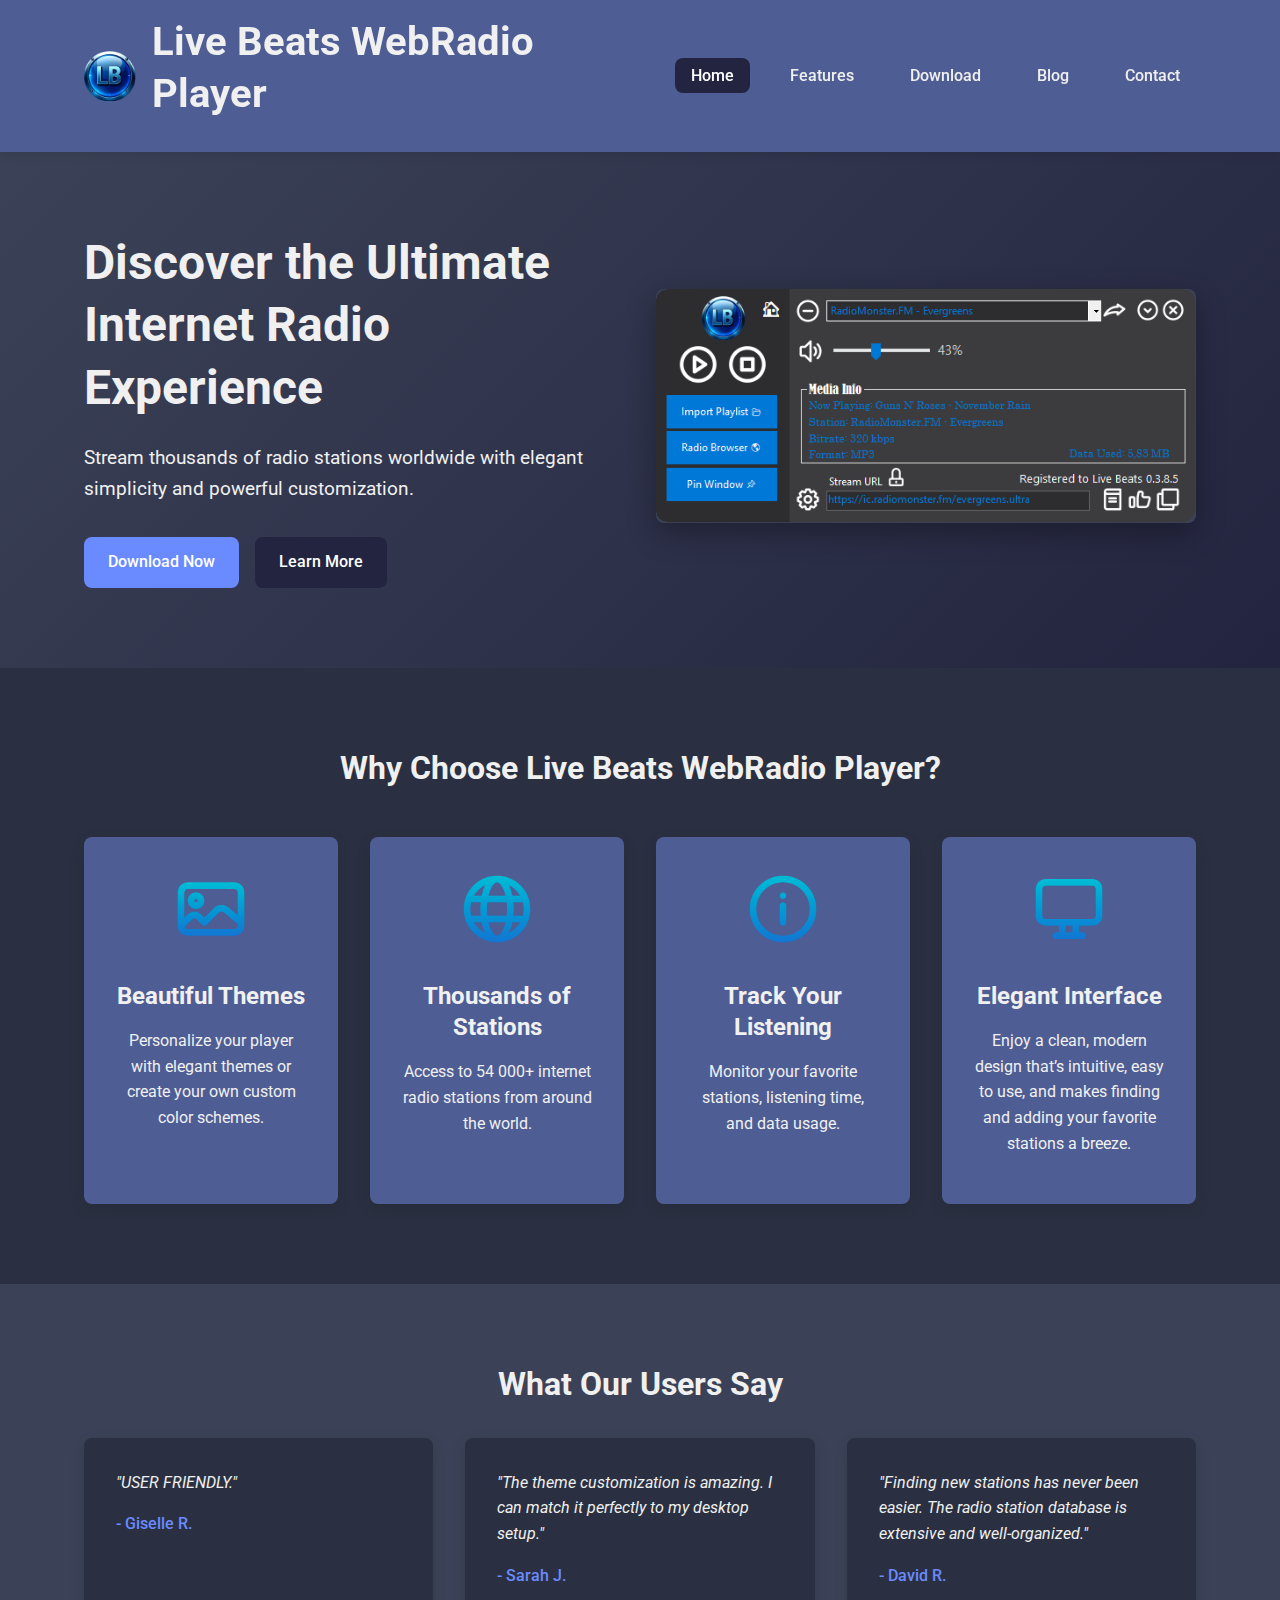
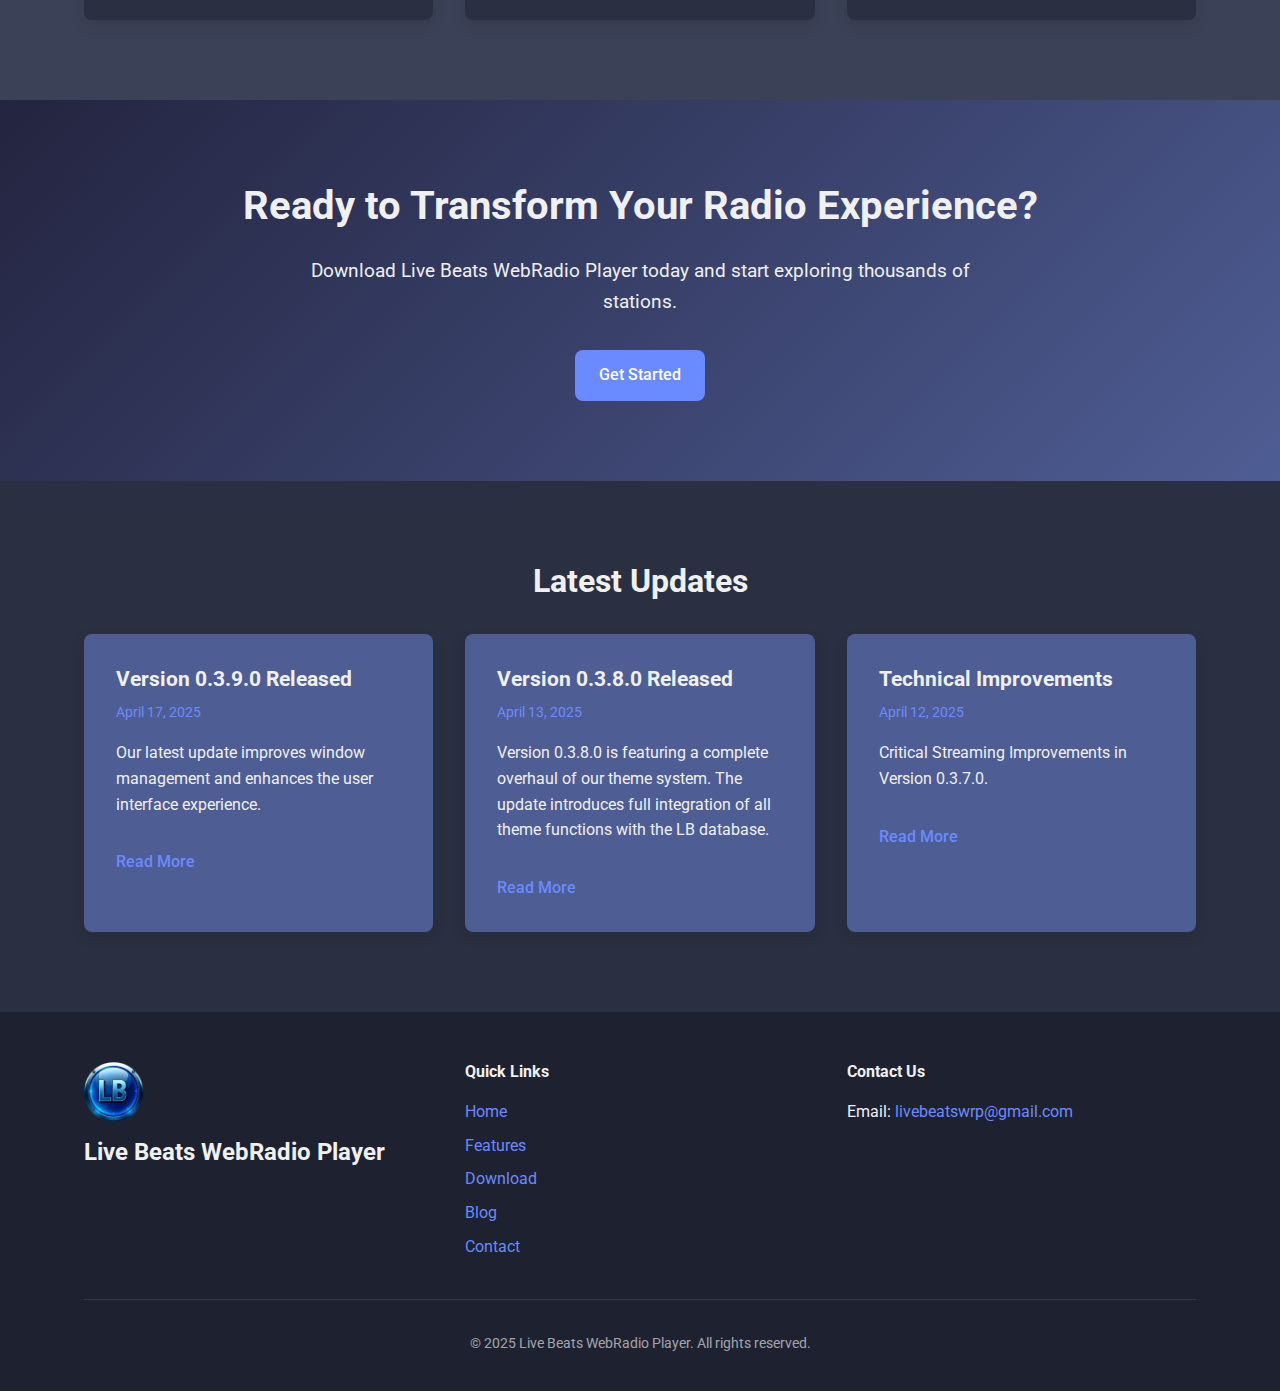
<file: index.html>
<!DOCTYPE html>
<html lang="en">
<head>
    <meta charset="UTF-8">
    <meta name="viewport" content="width=device-width, initial-scale=1.0">
    <title>Live Beats WebRadio Player - Elegant Internet Radio Player</title>
    <link rel="stylesheet" href="css/style.css">
    <link rel="icon" type="image/png" href="img/icon.png">
    <link rel="preconnect" href="https://fonts.googleapis.com">
    <link rel="preconnect" href="https://fonts.gstatic.com" crossorigin>
    <link href="https://fonts.googleapis.com/css2?family=Roboto:wght@300;400;700&display=swap" rel="stylesheet">
</head>
<body>
    <header>
        <div class="container">
            <div class="logo">
                <img src="img/icon.png" alt="Live Beats WebRadio Player Logo">
                <h1>Live Beats WebRadio Player</h1>
            </div>
            <nav>
                <ul>
                    <li><a href="index.html" class="active">Home</a></li>
                    <li><a href="features.html">Features</a></li>
                    <li><a href="download.html">Download</a></li>
                    <li><a href="blog.html">Blog</a></li>
                    <li><a href="contact.html">Contact</a></li>
                </ul>
            </nav>
        </div>
    </header>

    <section class="hero">
        <div class="container">
            <div class="hero-content">
                <h2>Discover the Ultimate<br>Internet Radio Experience</h2>
                <p>Stream thousands of radio stations worldwide with elegant simplicity and powerful customization.</p>
                <div class="cta-buttons">
                    <a href="download.html" class="btn btn-primary">Download Now</a>
                    <a href="features.html" class="btn btn-secondary">Learn More</a>
                </div>
            </div>
            <div class="hero-image">
                <img src="img/screenshot1.png" alt="Live Beats WebRadio Player Interface">
            </div>
        </div>
    </section>

    <section class="features-highlight">
        <div class="container">
            <h2>Why Choose Live Beats WebRadio Player?</h2>
            <div class="features-grid">
                <div class="feature-card">
                    <img src="img/icon-themes.png" alt="Customizable Themes">
                    <h3>Beautiful Themes</h3>
                    <p>Personalize your player with elegant themes or create your own custom color schemes.</p>
                </div>
                <div class="feature-card">
                    <img src="img/icon-stations.png" alt="Radio Stations">
                    <h3>Thousands of Stations</h3>
                    <p>Access to 54 000+ internet radio stations from around the world.</p>
                </div>
                <div class="feature-card">
                    <img src="img/icon-stats.png" alt="Listen Statistics">
                    <h3>Track Your Listening</h3>
                    <p>Monitor your favorite stations, listening time, and data usage.</p>
                </div>
                <div class="feature-card">
                    <img src="img/icon-interface.png" alt="Elegant Interface">
                    <h3>Elegant Interface</h3>
                    <p>Enjoy a clean, modern design that’s intuitive, easy to use, and makes finding and adding your favorite stations a breeze.</p>
                </div>
            </div>
        </div>
    </section>

    <section class="testimonials">
        <div class="container">
            <h2>What Our Users Say</h2>
            <div class="testimonials-grid">
                <div class="testimonial">
                    <p>"USER FRIENDLY."</p>
                    <div class="user">- Giselle R.</div>
                </div>
                <div class="testimonial">
                    <p>"The theme customization is amazing. I can match it perfectly to my desktop setup."</p>
                    <div class="user">- Sarah J.</div>
                </div>
                <div class="testimonial">
                    <p>"Finding new stations has never been easier. The radio station database is extensive and well-organized."</p>
                    <div class="user">- David R.</div>
                </div>
            </div>
        </div>
    </section>

    <section class="cta">
        <div class="container">
            <h2>Ready to Transform Your Radio Experience?</h2>
            <p>Download Live Beats WebRadio Player today and start exploring thousands of stations.</p>
            <a href="download.html" class="btn btn-primary">Get Started</a>
        </div>
    </section>

    <section class="latest-posts">
        <div class="container">
            <h2>Latest Updates</h2>
            <div class="posts-grid">
                <div class="post">
                    <h3>Version 0.3.9.0 Released</h3>
                    <div class="date">April 17, 2025</div>
                    <p>Our latest update improves window management and enhances the user interface experience.</p>
                    <a href="blog.html#post1" class="read-more">Read More</a>
                </div>
                <div class="post">
                    <h3>Version 0.3.8.0 Released</h3>
                    <div class="date">April 13, 2025</div>
                    <p>Version 0.3.8.0 is featuring a complete overhaul of our theme system. The update introduces full integration of all theme functions with the LB database.</p>
                    <a href="blog.html#post2" class="read-more">Read More</a>
                </div>
                <div class="post">
                    <h3>Technical Improvements</h3>
                    <div class="date">April 12, 2025</div>
                    <p>Critical Streaming Improvements in Version 0.3.7.0.</p>
                    <a href="blog.html#post3" class="read-more">Read More</a>
                </div>
            </div>
        </div>
    </section>

    <footer>
        <div class="container">
            <div class="footer-content">
                <div class="footer-logo">
                    <img src="img/icon.png" alt="Live Beats WebRadio Player Logo">
                    <h3>Live Beats WebRadio Player</h3>
                </div>
                <div class="footer-links">
                    <h4>Quick Links</h4>
                    <ul>
                        <li><a href="index.html">Home</a></li>
                        <li><a href="features.html">Features</a></li>
                        <li><a href="download.html">Download</a></li>
                        <li><a href="blog.html">Blog</a></li>
                        <li><a href="contact.html">Contact</a></li>
                    </ul>
                </div>
                <div class="footer-contact">
                    <h4>Contact Us</h4>
                    <p>Email: <a href="mailto:livebeatswrp@gmail.com">livebeatswrp@gmail.com</a></p>
                </div>
            </div>
            <div class="copyright">
                <p>&copy; 2025 Live Beats WebRadio Player. All rights reserved.</p>
            </div>
        </div>
    </footer>

    <script src="js/main.js"></script>
</body>
</html>
</file>
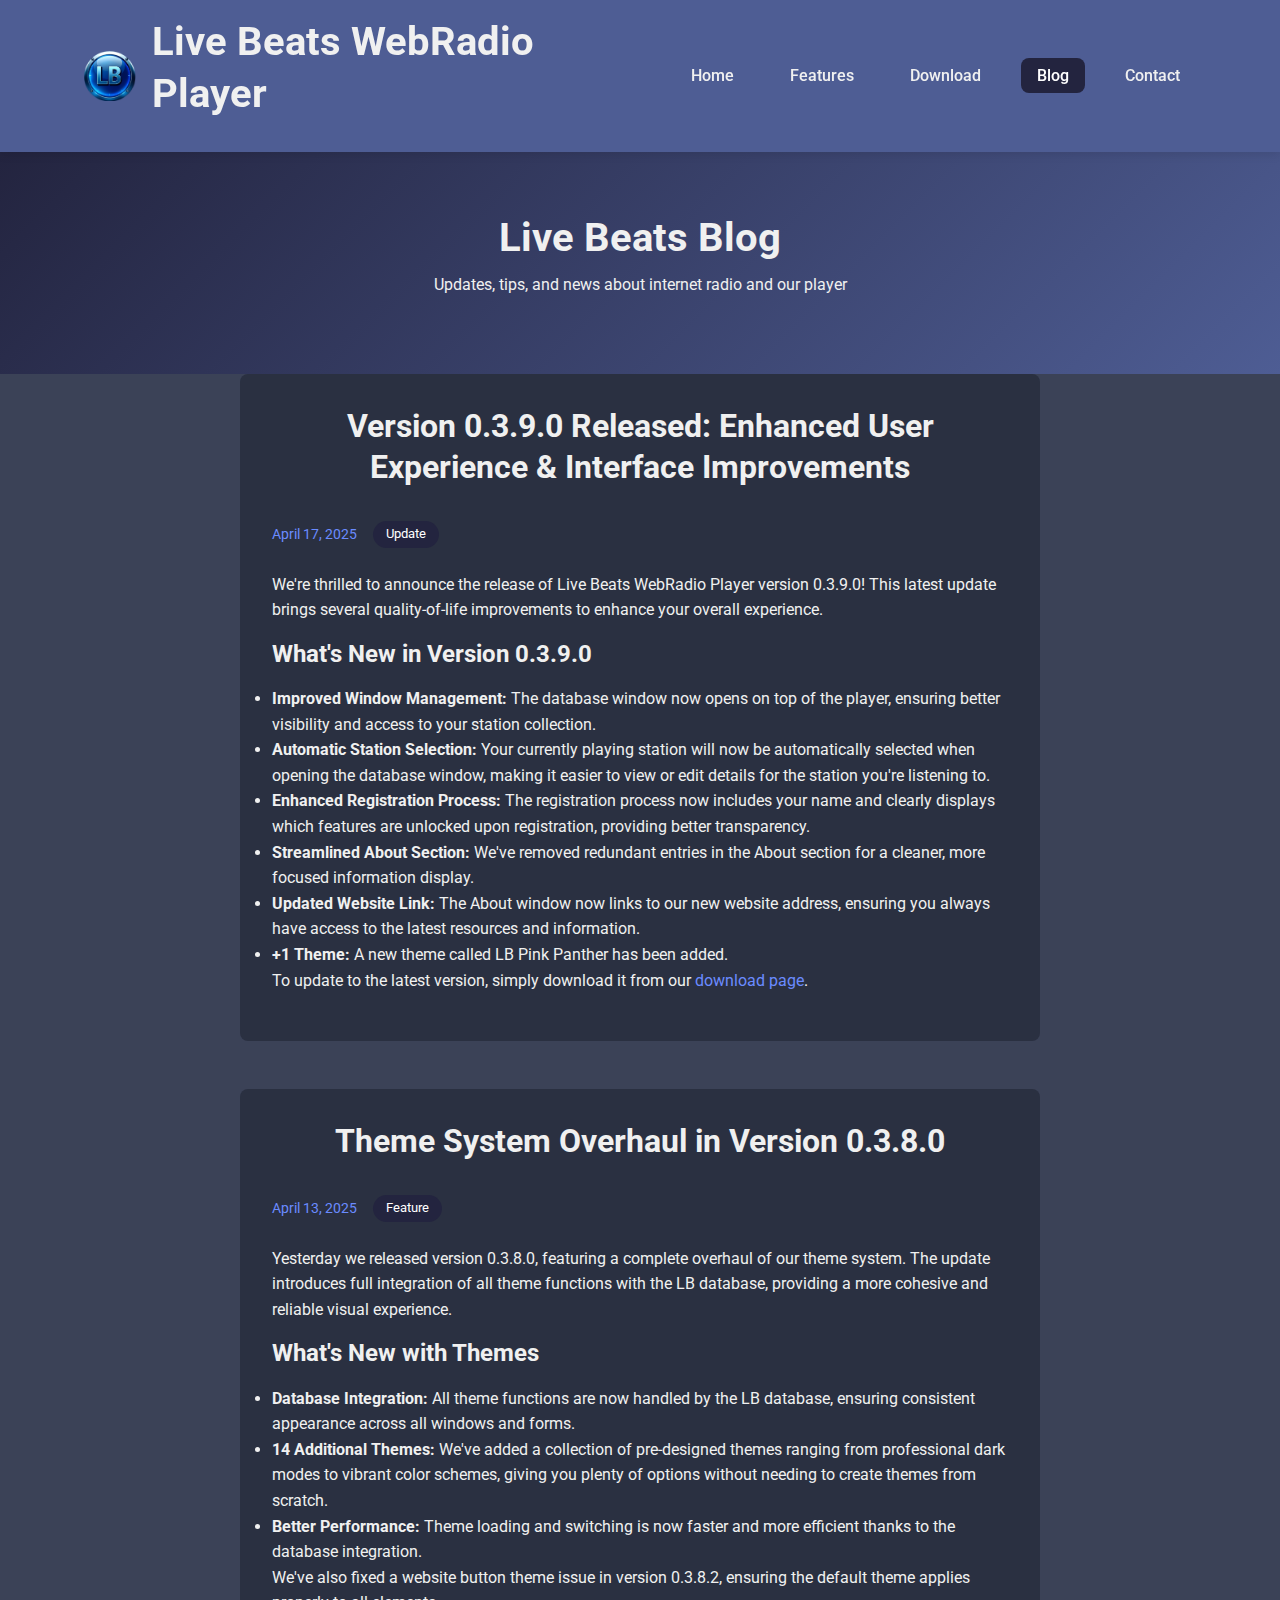
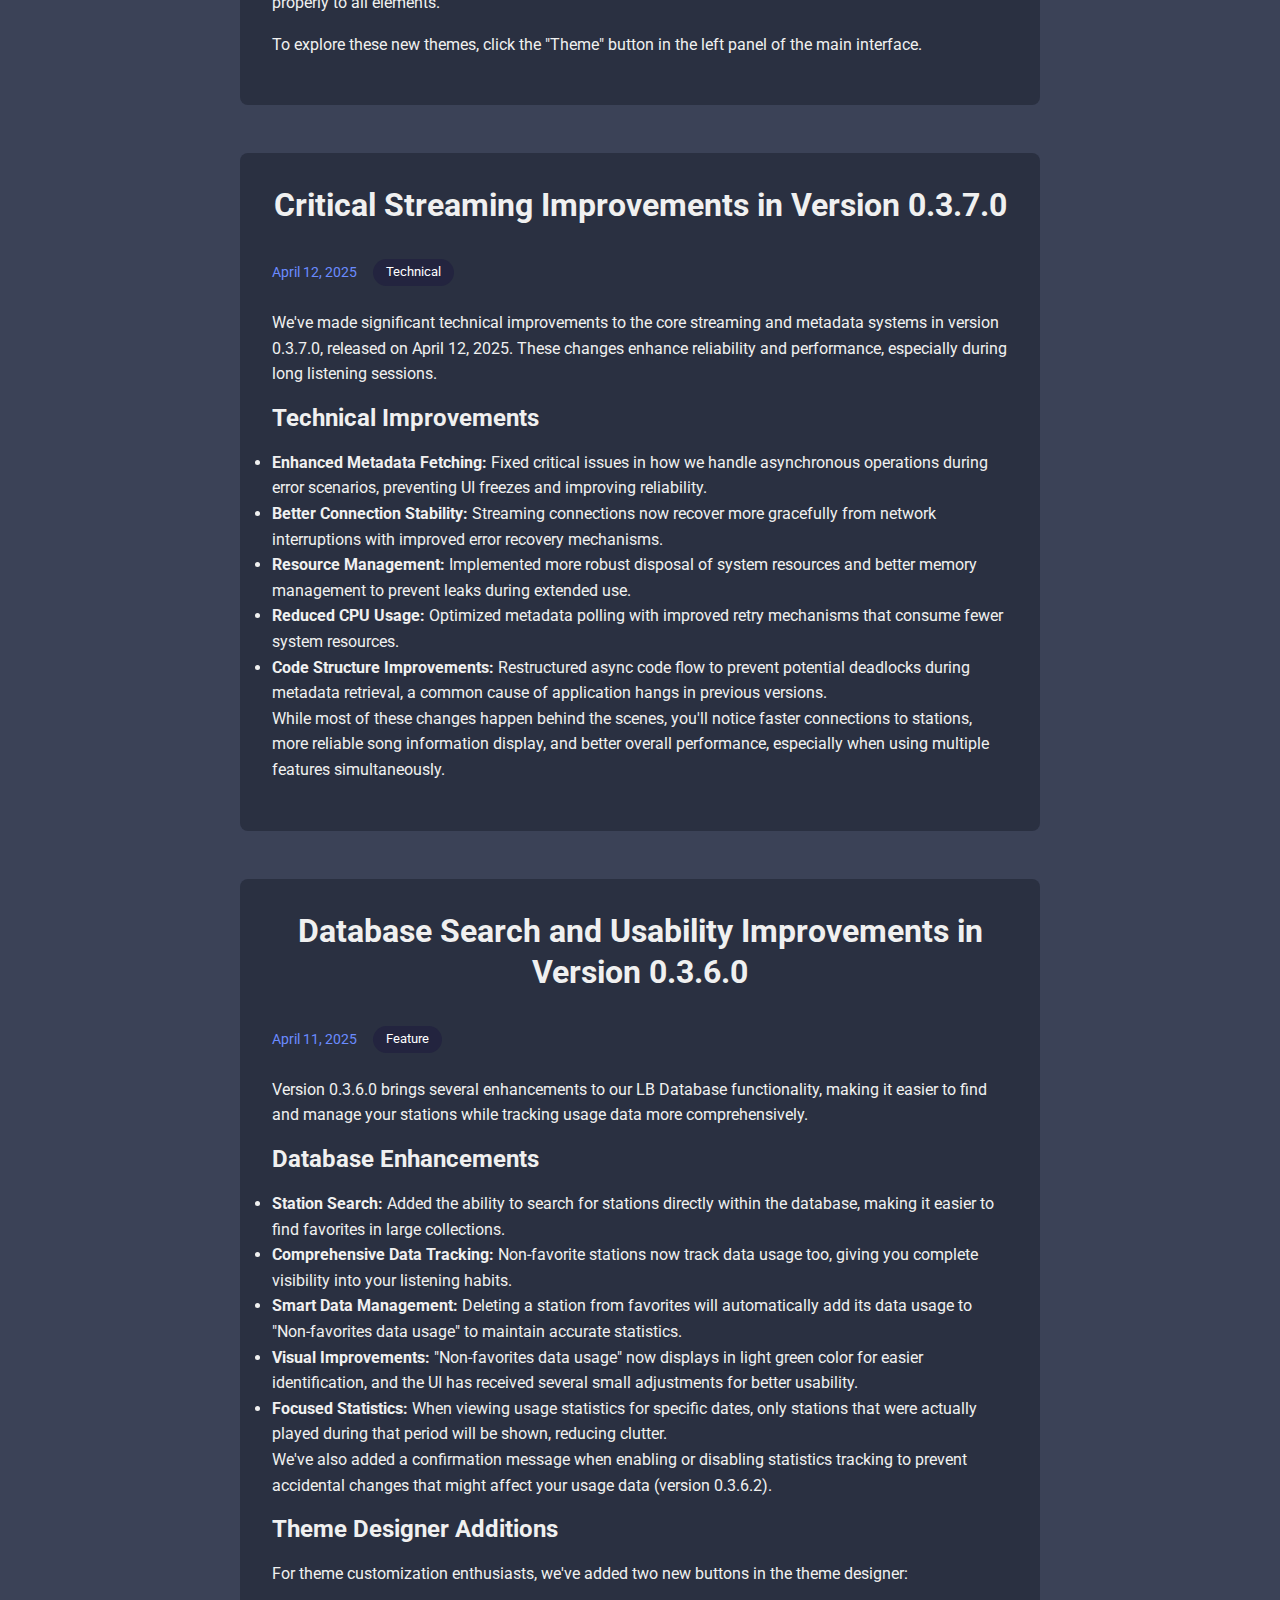
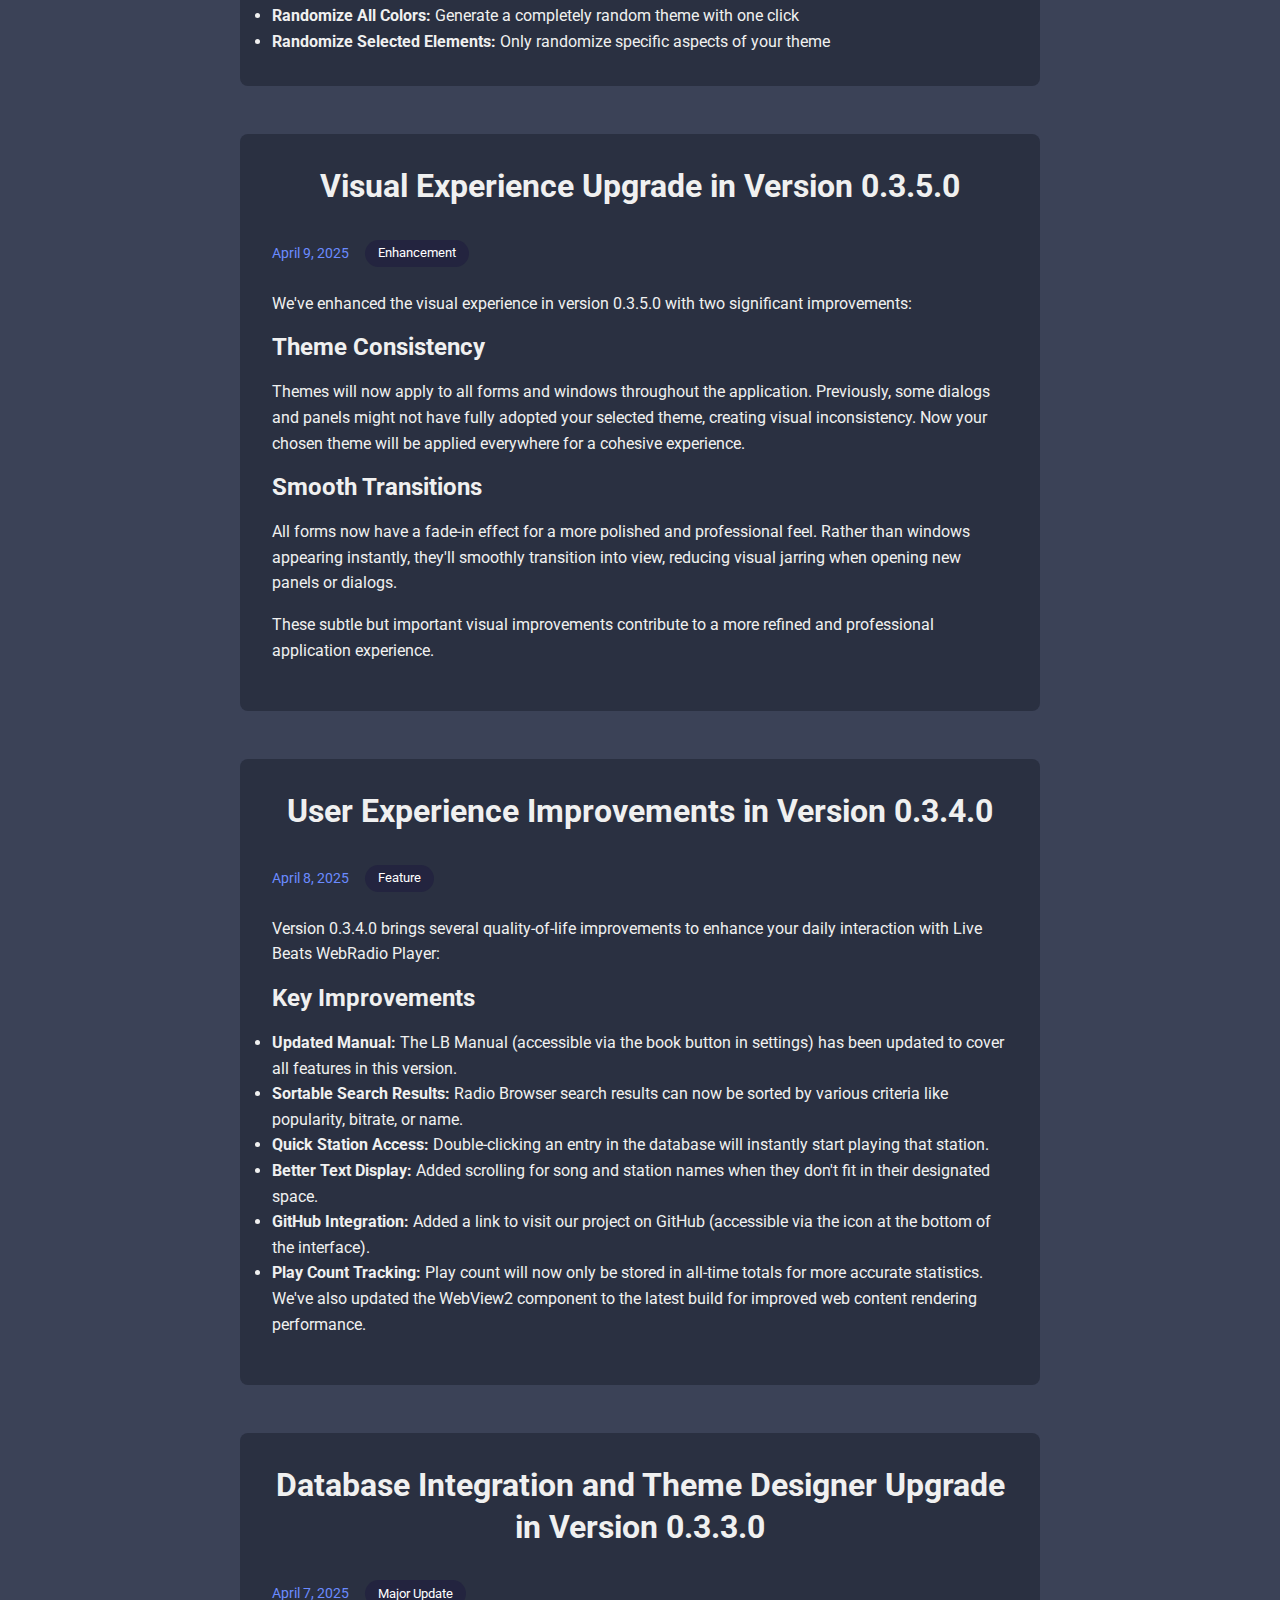
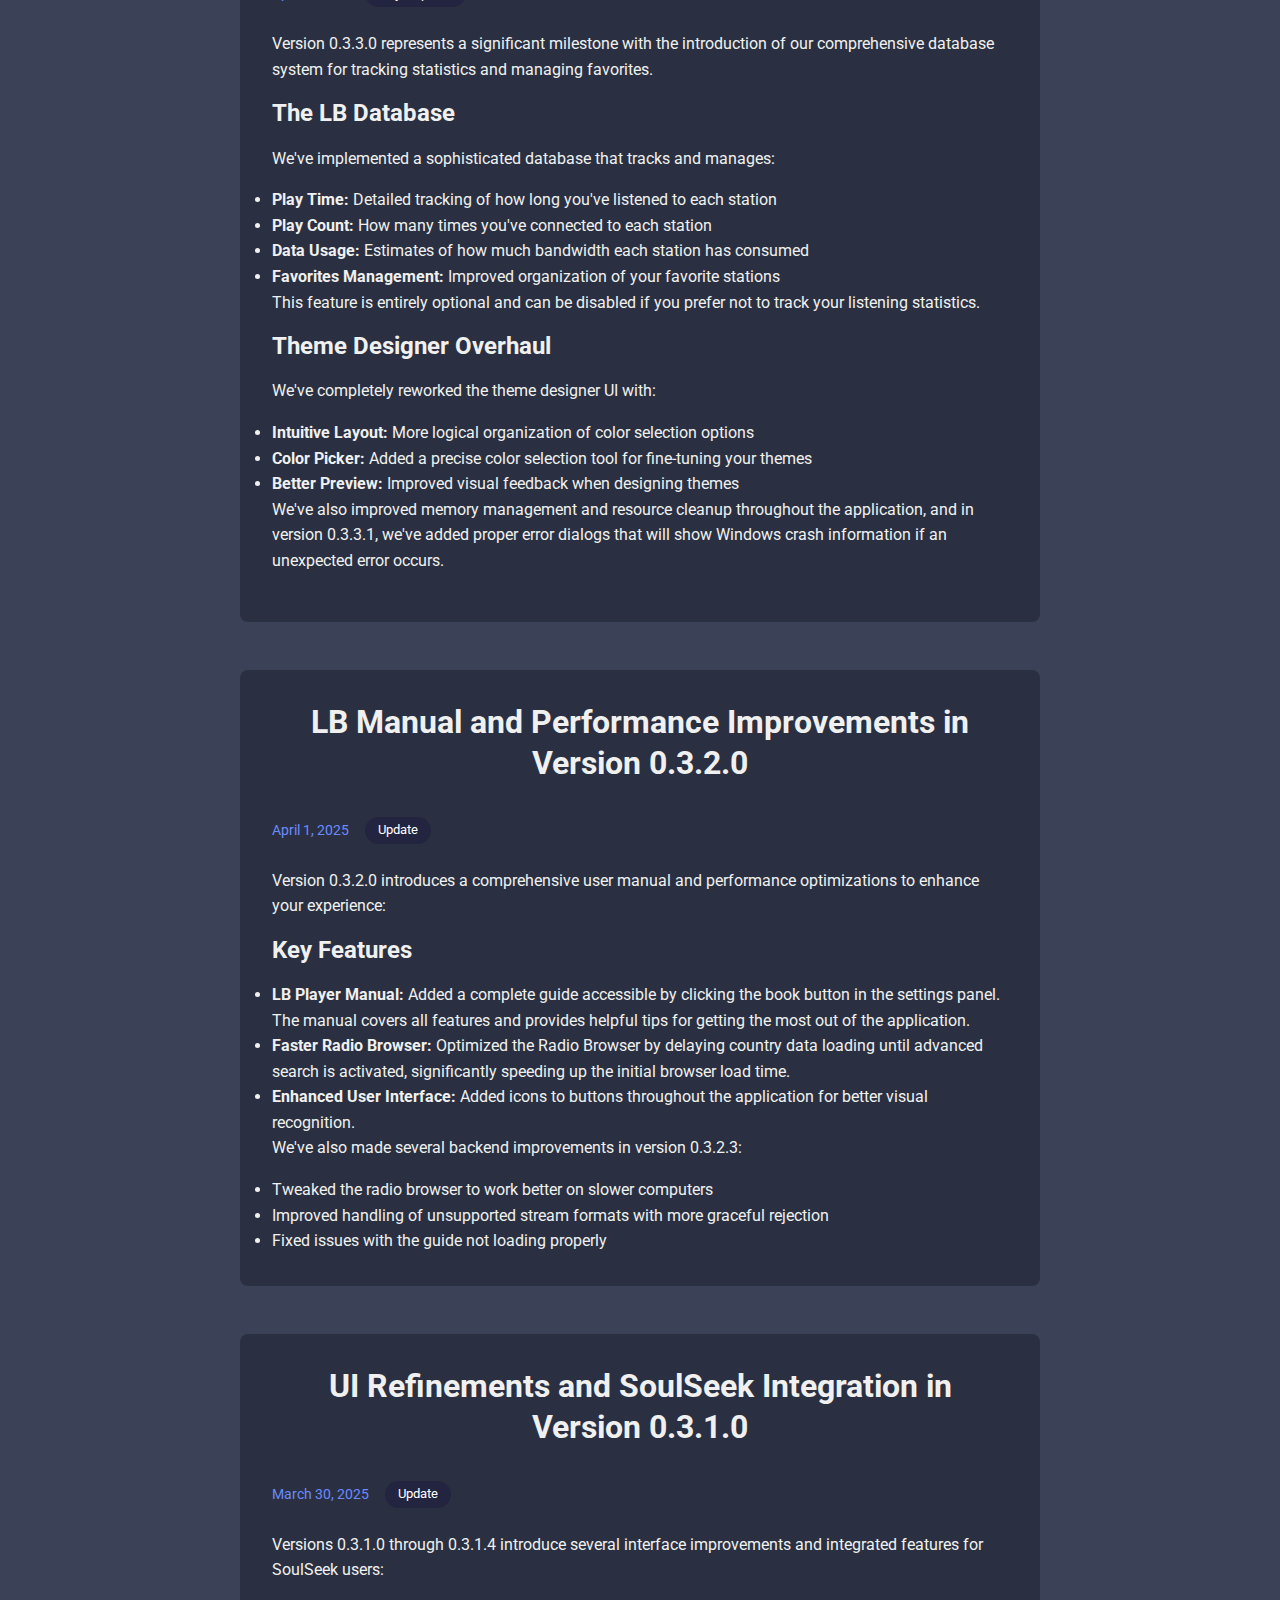
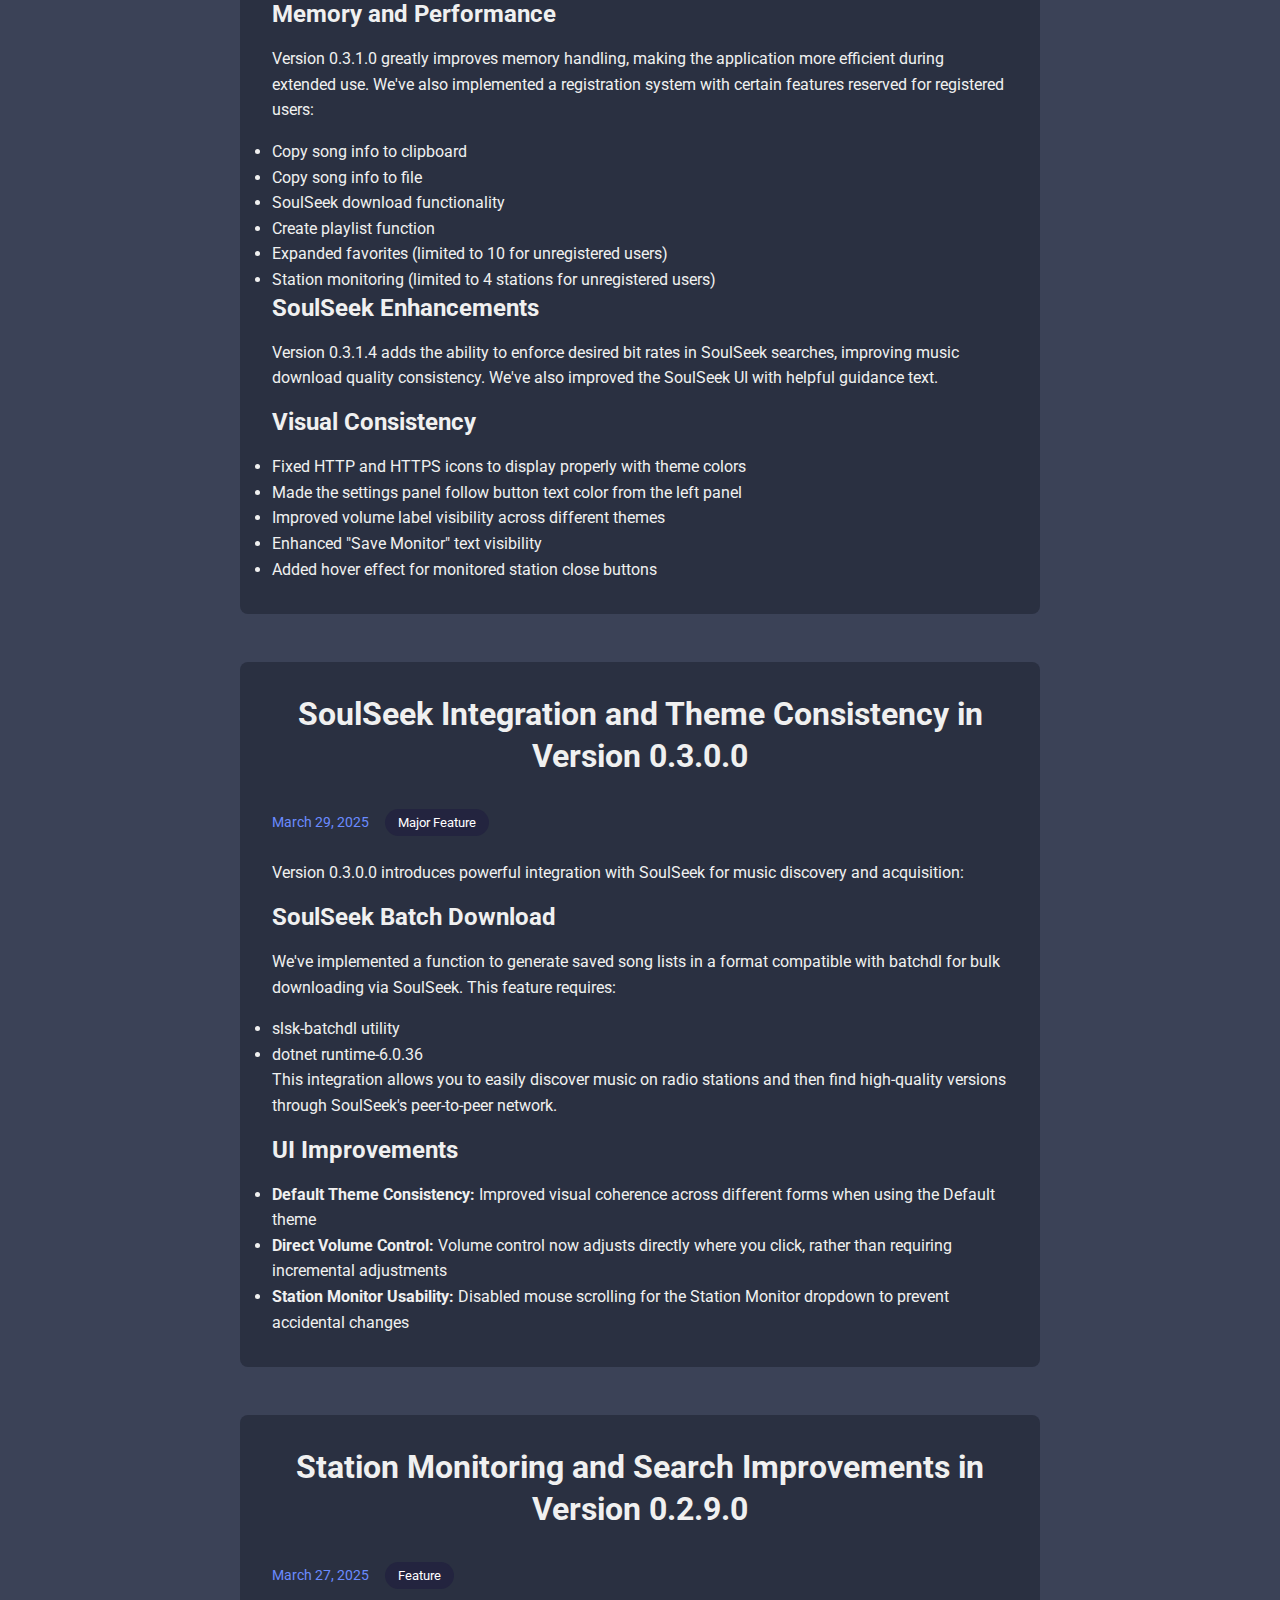
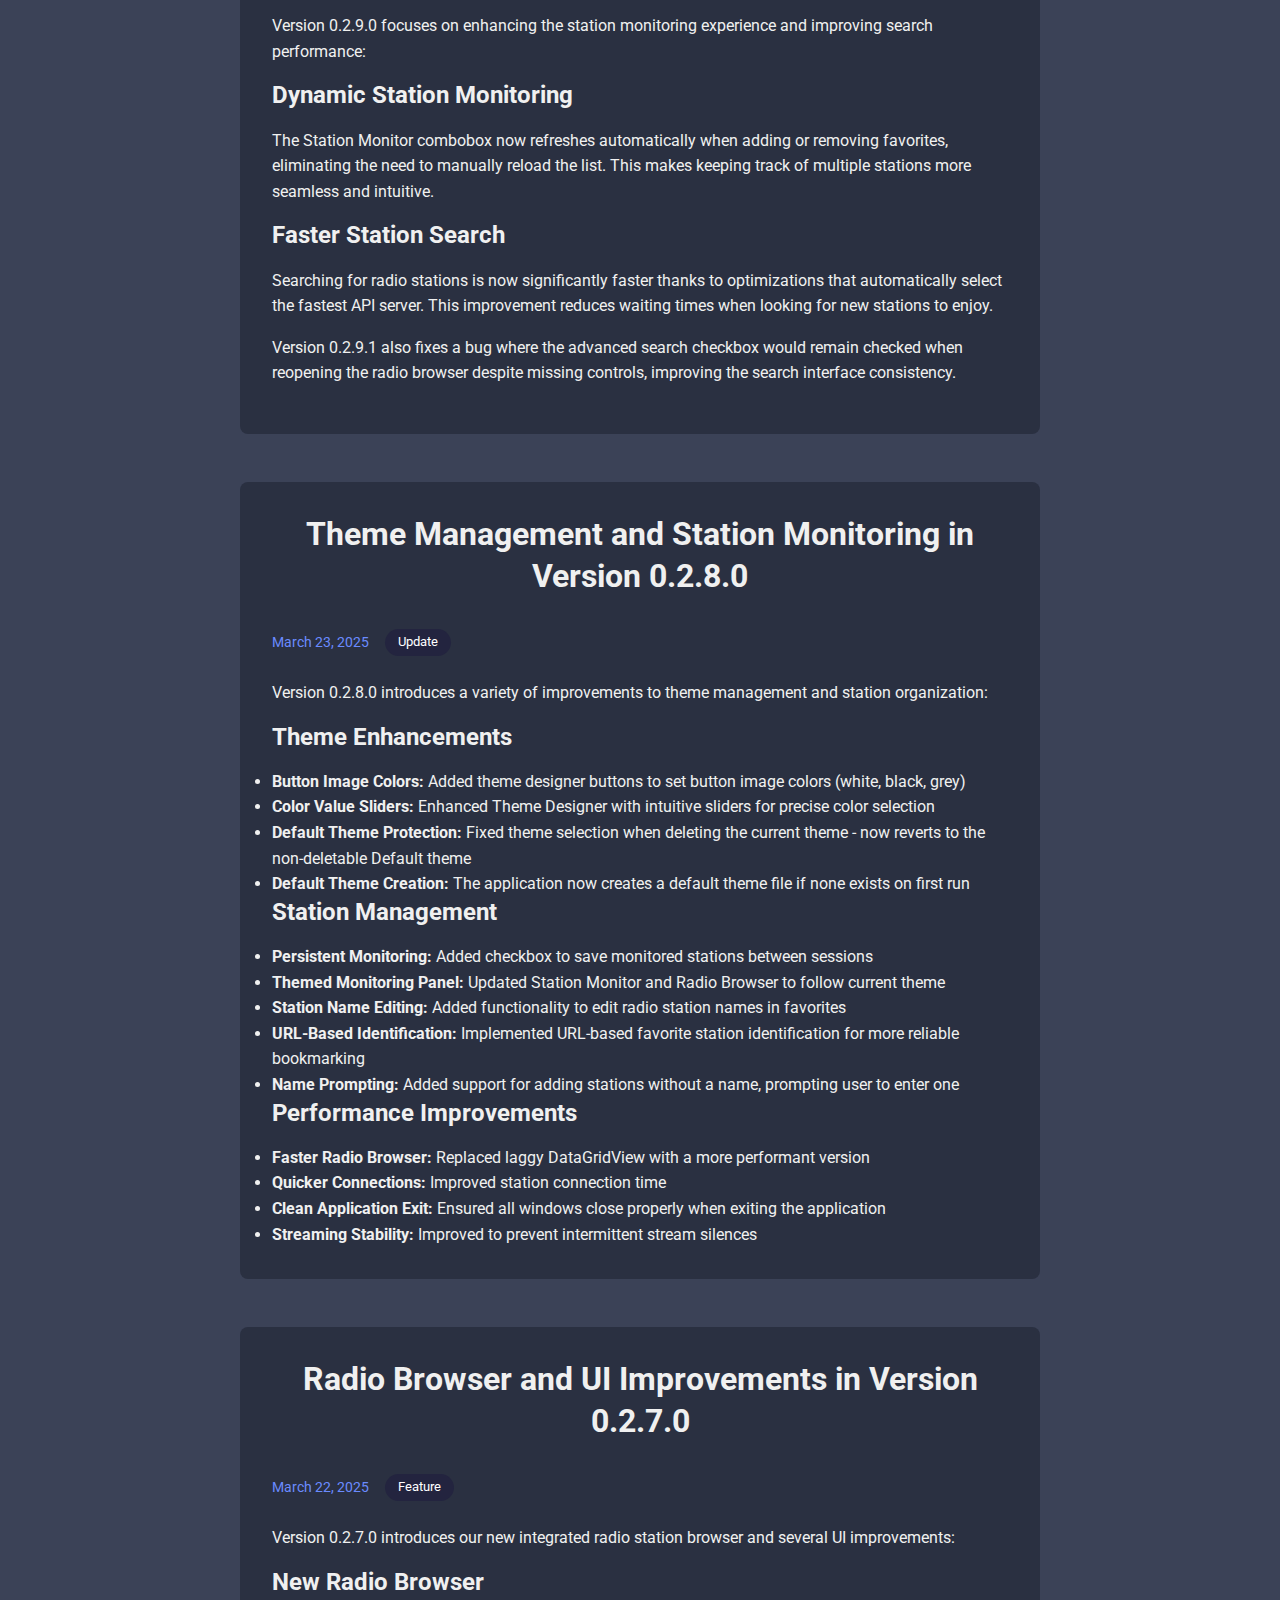
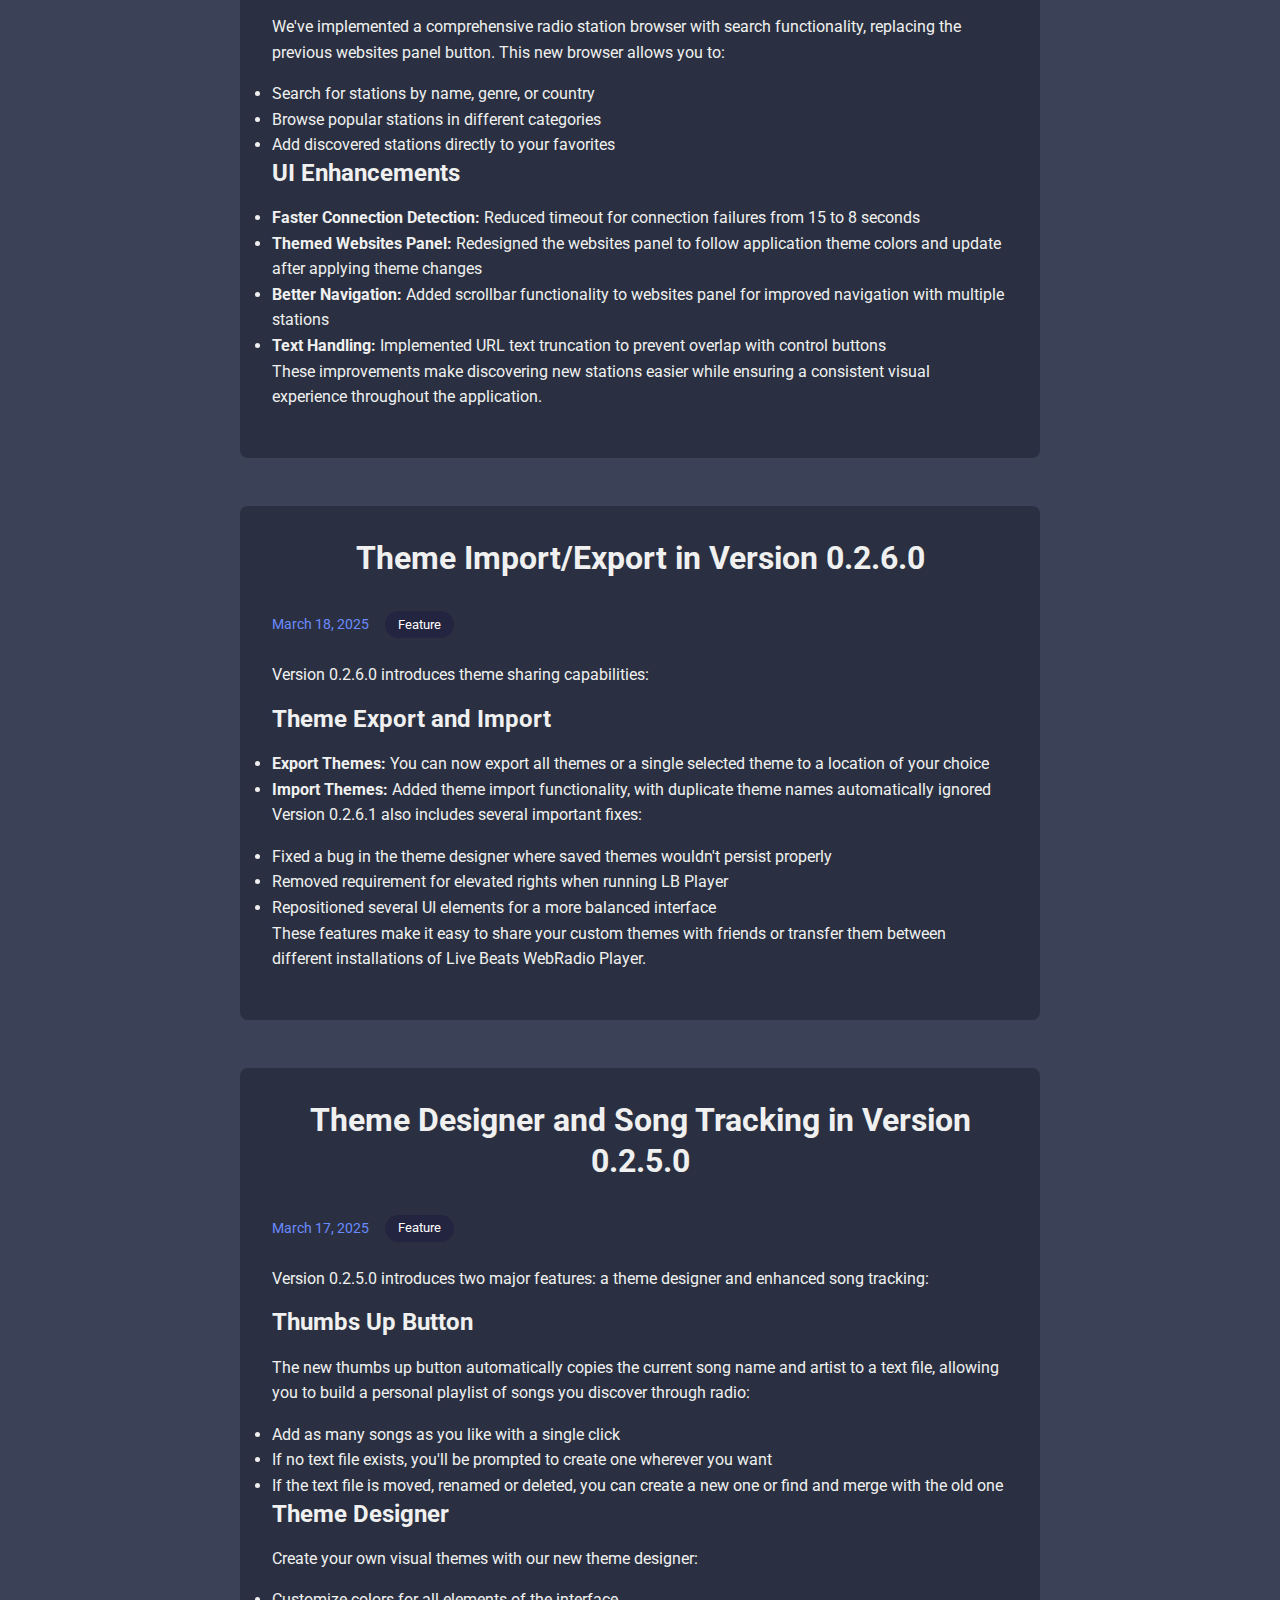
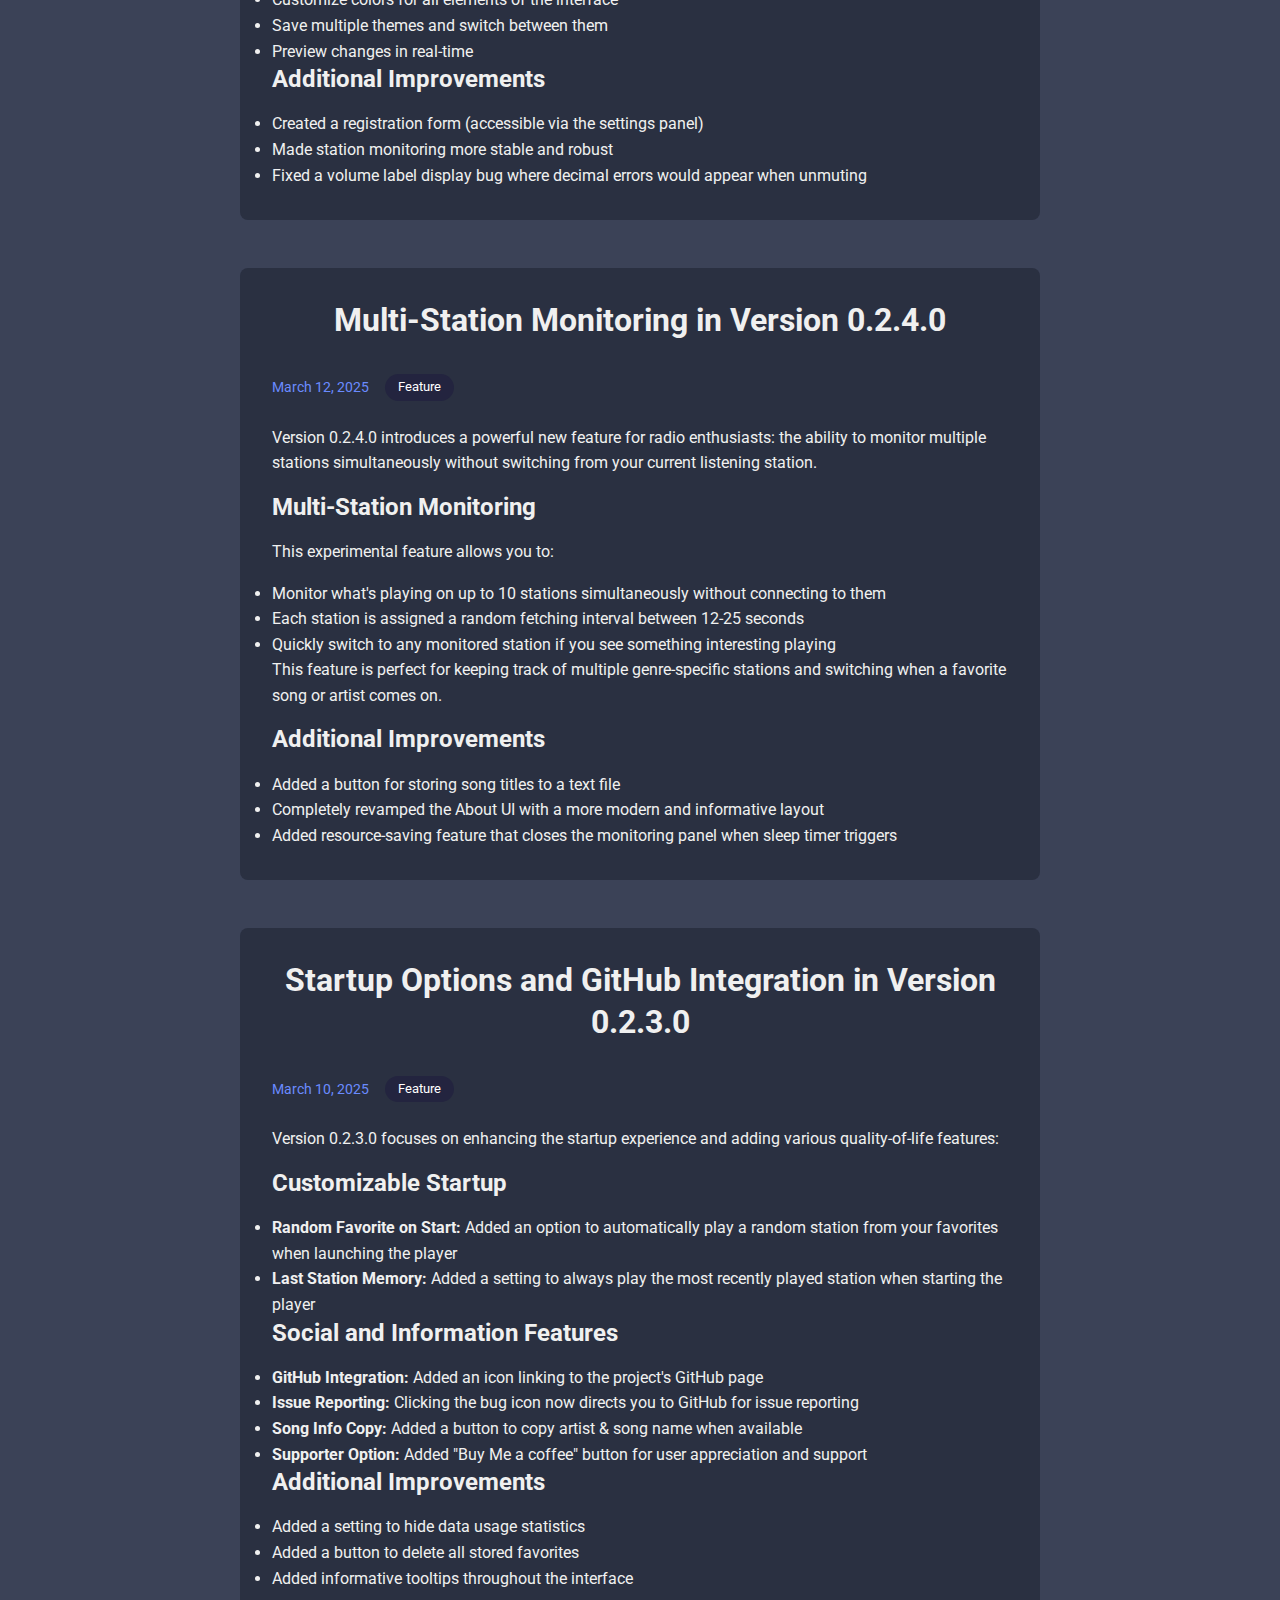
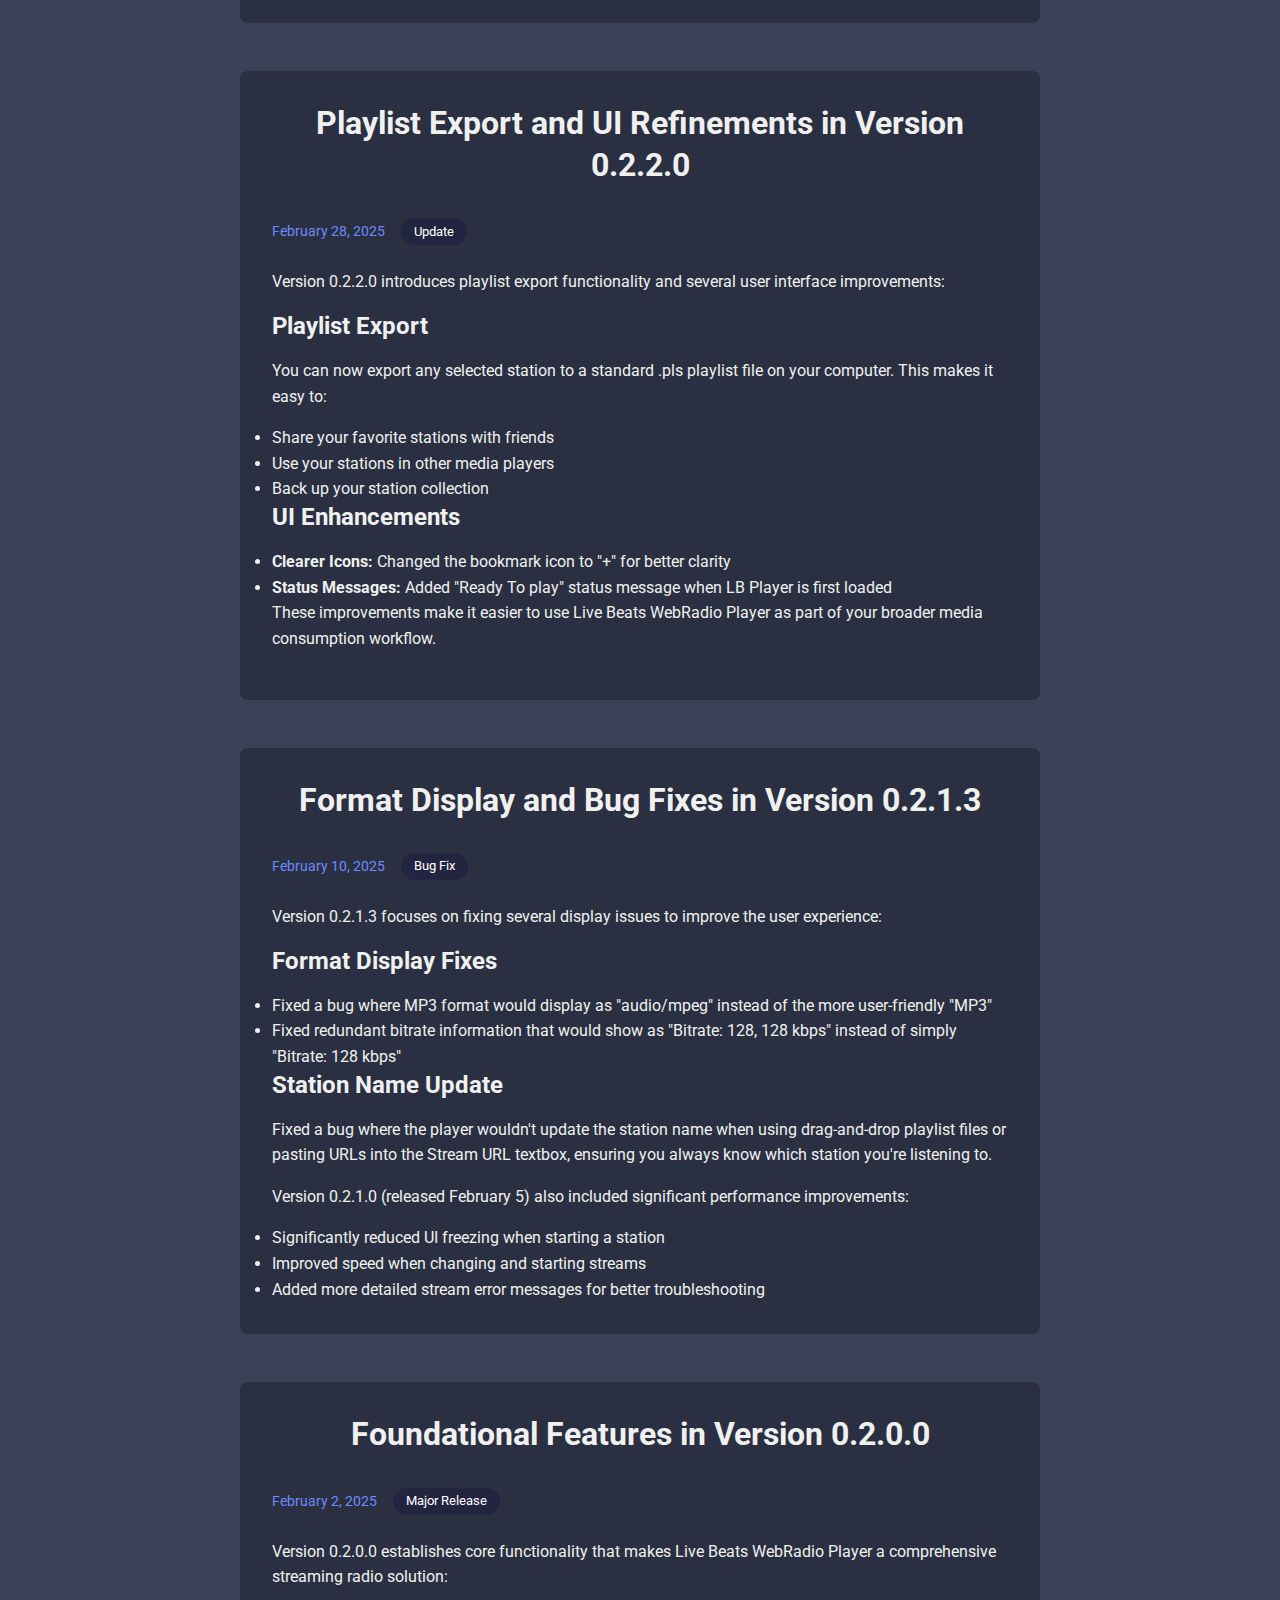
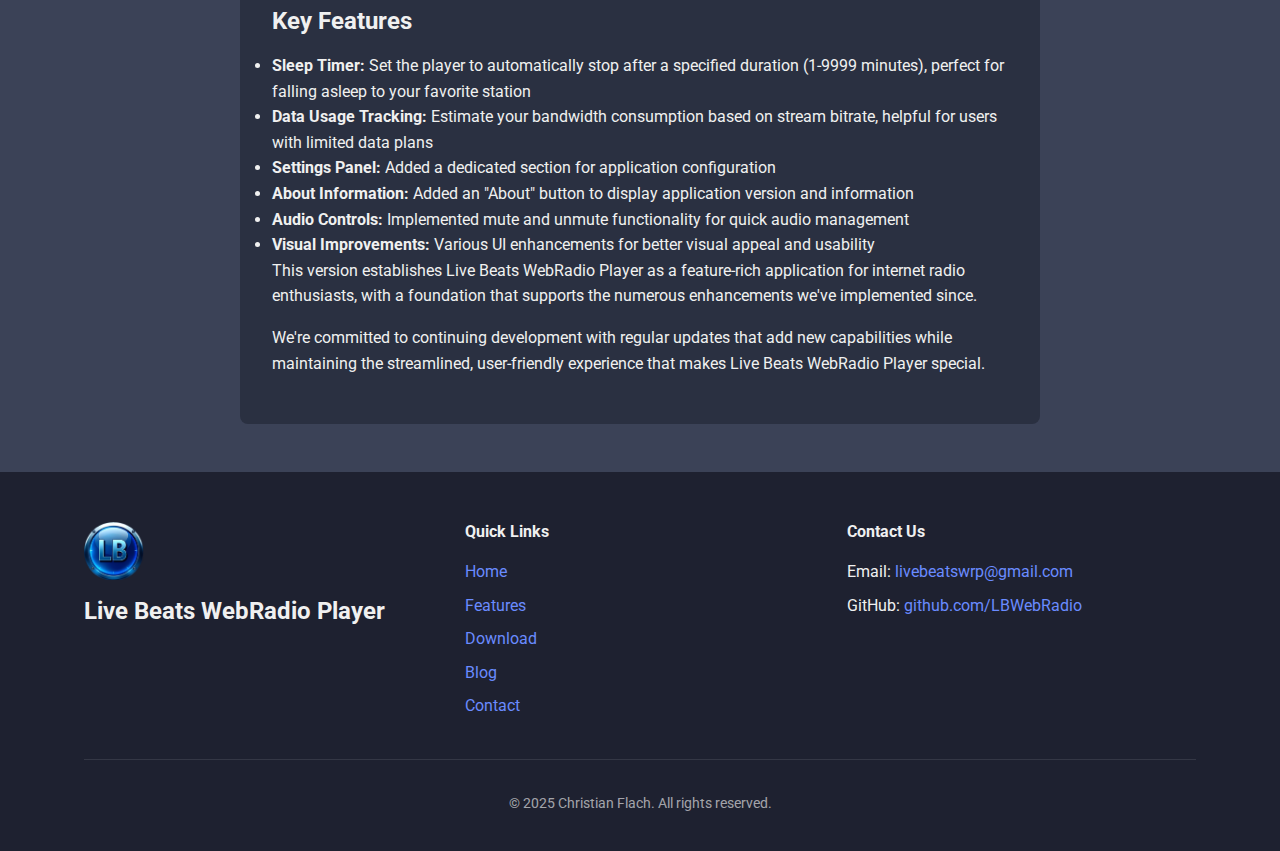
<file: blog.html>
<!DOCTYPE html>
<html lang="en">
<head>
<meta charset="UTF-8">
<meta name="viewport" content="width=device-width, initial-scale=1.0">
<title>Blog - Live Beats WebRadio Player</title>
<link rel="stylesheet" href="css/style.css">
<link rel="icon" type="image/png" href="img/icon.png">
<link rel="preconnect" href="https://fonts.googleapis.com">
<link rel="preconnect" href="https://fonts.gstatic.com" crossorigin>
<link href="https://fonts.googleapis.com/css2?family=Roboto:wght@300;400;700&display=swap" rel="stylesheet">
</head>
<body>
<header>
<div class="container">
    <div class="logo">
        <img src="img/icon.png" alt="Live Beats WebRadio Player Logo">
        <h1>Live Beats WebRadio Player</h1>
    </div>
    <nav>
        <ul>
            <li><a href="index.html">Home</a></li>
            <li><a href="features.html">Features</a></li>
            <li><a href="download.html">Download</a></li>
            <li><a href="blog.html" class="active">Blog</a></li>
            <li><a href="contact.html">Contact</a></li>
        </ul>
    </nav>
</div>
</header>
<section class="page-header">
    <div class="container">
        <h1>Live Beats Blog</h1>
        <p>Updates, tips, and news about internet radio and our player</p>
    </div>
</section>
<section class="blog-content">
    <div class="container">
        <article id="post1" class="blog-post">
            <h2>Version 0.3.9.0 Released: Enhanced User Experience & Interface Improvements</h2>
            <div class="blog-meta">
                <div class="date">April 17, 2025</div>
                <div class="tag">Update</div>
            </div>
          
            <p>We're thrilled to announce the release of Live Beats WebRadio Player version 0.3.9.0! This latest update brings several quality-of-life improvements to enhance your overall experience.</p>
            
            <h3>What's New in Version 0.3.9.0</h3>
            <ul>
                <li><strong>Improved Window Management:</strong> The database window now opens on top of the player, ensuring better visibility and access to your station collection.</li>
                <li><strong>Automatic Station Selection:</strong> Your currently playing station will now be automatically selected when opening the database window, making it easier to view or edit details for the station you're listening to.</li>
                <li><strong>Enhanced Registration Process:</strong> The registration process now includes your name and clearly displays which features are unlocked upon registration, providing better transparency.</li>
                <li><strong>Streamlined About Section:</strong> We've removed redundant entries in the About section for a cleaner, more focused information display.</li>
                <li><strong>Updated Website Link:</strong> The About window now links to our new website address, ensuring you always have access to the latest resources and information.</li>
                 <li><strong>+1 Theme:</strong> A new theme called LB Pink Panther has been added.</li>
            </ul>
            
            <p>To update to the latest version, simply download it from our <a href="download.html">download page</a>.</p>
        </article>
        <article id="post2" class="blog-post">
            <h2>Theme System Overhaul in Version 0.3.8.0</h2>
            <div class="blog-meta">
                <div class="date">April 13, 2025</div>
                <div class="tag">Feature</div>
            </div>
           
            <p>Yesterday we released version 0.3.8.0, featuring a complete overhaul of our theme system. The update introduces full integration of all theme functions with the LB database, providing a more cohesive and reliable visual experience.</p>
            
            <h3>What's New with Themes</h3>
            <ul>
                <li><strong>Database Integration:</strong> All theme functions are now handled by the LB database, ensuring consistent appearance across all windows and forms.</li>
                <li><strong>14 Additional Themes:</strong> We've added a collection of pre-designed themes ranging from professional dark modes to vibrant color schemes, giving you plenty of options without needing to create themes from scratch.</li>
                <li><strong>Better Performance:</strong> Theme loading and switching is now faster and more efficient thanks to the database integration.</li>
            </ul>
            
            <p>We've also fixed a website button theme issue in version 0.3.8.2, ensuring the default theme applies properly to all elements.</p>
            
            <p>To explore these new themes, click the "Theme" button in the left panel of the main interface.</p>
        </article>

        <article id="post3" class="blog-post">
            <h2>Critical Streaming Improvements in Version 0.3.7.0</h2>
            <div class="blog-meta">
                <div class="date">April 12, 2025</div>
                <div class="tag">Technical</div>
            </div>

            <p>We've made significant technical improvements to the core streaming and metadata systems in version 0.3.7.0, released on April 12, 2025. These changes enhance reliability and performance, especially during long listening sessions.</p>
            
            <h3>Technical Improvements</h3>
            <ul>
                <li><strong>Enhanced Metadata Fetching:</strong> Fixed critical issues in how we handle asynchronous operations during error scenarios, preventing UI freezes and improving reliability.</li>
                <li><strong>Better Connection Stability:</strong> Streaming connections now recover more gracefully from network interruptions with improved error recovery mechanisms.</li>
                <li><strong>Resource Management:</strong> Implemented more robust disposal of system resources and better memory management to prevent leaks during extended use.</li>
                <li><strong>Reduced CPU Usage:</strong> Optimized metadata polling with improved retry mechanisms that consume fewer system resources.</li>
                <li><strong>Code Structure Improvements:</strong> Restructured async code flow to prevent potential deadlocks during metadata retrieval, a common cause of application hangs in previous versions.</li>
            </ul>
            
            <p>While most of these changes happen behind the scenes, you'll notice faster connections to stations, more reliable song information display, and better overall performance, especially when using multiple features simultaneously.</p>
        </article>

        <article id="post4" class="blog-post">
            <h2>Database Search and Usability Improvements in Version 0.3.6.0</h2>
            <div class="blog-meta">
                <div class="date">April 11, 2025</div>
                <div class="tag">Feature</div>
            </div>
     
            <p>Version 0.3.6.0 brings several enhancements to our LB Database functionality, making it easier to find and manage your stations while tracking usage data more comprehensively.</p>
            
            <h3>Database Enhancements</h3>
            <ul>
                <li><strong>Station Search:</strong> Added the ability to search for stations directly within the database, making it easier to find favorites in large collections.</li>
                <li><strong>Comprehensive Data Tracking:</strong> Non-favorite stations now track data usage too, giving you complete visibility into your listening habits.</li>
                <li><strong>Smart Data Management:</strong> Deleting a station from favorites will automatically add its data usage to "Non-favorites data usage" to maintain accurate statistics.</li>
                <li><strong>Visual Improvements:</strong> "Non-favorites data usage" now displays in light green color for easier identification, and the UI has received several small adjustments for better usability.</li>
                <li><strong>Focused Statistics:</strong> When viewing usage statistics for specific dates, only stations that were actually played during that period will be shown, reducing clutter.</li>
            </ul>
            
            <p>We've also added a confirmation message when enabling or disabling statistics tracking to prevent accidental changes that might affect your usage data (version 0.3.6.2).</p>
            
            <h3>Theme Designer Additions</h3>
            <p>For theme customization enthusiasts, we've added two new buttons in the theme designer:</p>
            <ul>
                <li><strong>Randomize All Colors:</strong> Generate a completely random theme with one click</li>
                <li><strong>Randomize Selected Elements:</strong> Only randomize specific aspects of your theme</li>
            </ul>
        </article>

        <article id="post5" class="blog-post">
            <h2>Visual Experience Upgrade in Version 0.3.5.0</h2>
            <div class="blog-meta">
                <div class="date">April 9, 2025</div>
                <div class="tag">Enhancement</div>
            </div>
          
            <p>We've enhanced the visual experience in version 0.3.5.0 with two significant improvements:</p>
            
            <h3>Theme Consistency</h3>
            <p>Themes will now apply to all forms and windows throughout the application. Previously, some dialogs and panels might not have fully adopted your selected theme, creating visual inconsistency. Now your chosen theme will be applied everywhere for a cohesive experience.</p>
            
            <h3>Smooth Transitions</h3>
            <p>All forms now have a fade-in effect for a more polished and professional feel. Rather than windows appearing instantly, they'll smoothly transition into view, reducing visual jarring when opening new panels or dialogs.</p>
            
            <p>These subtle but important visual improvements contribute to a more refined and professional application experience.</p>
        </article>

        <article id="post6" class="blog-post">
            <h2>User Experience Improvements in Version 0.3.4.0</h2>
            <div class="blog-meta">
                <div class="date">April 8, 2025</div>
                <div class="tag">Feature</div>
            </div>
            
            <p>Version 0.3.4.0 brings several quality-of-life improvements to enhance your daily interaction with Live Beats WebRadio Player:</p>
            
            <h3>Key Improvements</h3>
            <ul>
                <li><strong>Updated Manual:</strong> The LB Manual (accessible via the book button in settings) has been updated to cover all features in this version.</li>
                <li><strong>Sortable Search Results:</strong> Radio Browser search results can now be sorted by various criteria like popularity, bitrate, or name.</li>
                <li><strong>Quick Station Access:</strong> Double-clicking an entry in the database will instantly start playing that station.</li>
                <li><strong>Better Text Display:</strong> Added scrolling for song and station names when they don't fit in their designated space.</li>
                <li><strong>GitHub Integration:</strong> Added a link to visit our project on GitHub (accessible via the icon at the bottom of the interface).</li>
                <li><strong>Play Count Tracking:</strong> Play count will now only be stored in all-time totals for more accurate statistics.</li>
            </ul>
            
            <p>We've also updated the WebView2 component to the latest build for improved web content rendering performance.</p>
        </article>

        <article id="post7" class="blog-post">
            <h2>Database Integration and Theme Designer Upgrade in Version 0.3.3.0</h2>
            <div class="blog-meta">
                <div class="date">April 7, 2025</div>
                <div class="tag">Major Update</div>
            </div>

            <p>Version 0.3.3.0 represents a significant milestone with the introduction of our comprehensive database system for tracking statistics and managing favorites.</p>
            
            <h3>The LB Database</h3>
            <p>We've implemented a sophisticated database that tracks and manages:</p>
            <ul>
                <li><strong>Play Time:</strong> Detailed tracking of how long you've listened to each station</li>
                <li><strong>Play Count:</strong> How many times you've connected to each station</li>
                <li><strong>Data Usage:</strong> Estimates of how much bandwidth each station has consumed</li>
                <li><strong>Favorites Management:</strong> Improved organization of your favorite stations</li>
            </ul>
            <p>This feature is entirely optional and can be disabled if you prefer not to track your listening statistics.</p>
            
            <h3>Theme Designer Overhaul</h3>
            <p>We've completely reworked the theme designer UI with:</p>
            <ul>
                <li><strong>Intuitive Layout:</strong> More logical organization of color selection options</li>
                <li><strong>Color Picker:</strong> Added a precise color selection tool for fine-tuning your themes</li>
                <li><strong>Better Preview:</strong> Improved visual feedback when designing themes</li>
            </ul>
            
            <p>We've also improved memory management and resource cleanup throughout the application, and in version 0.3.3.1, we've added proper error dialogs that will show Windows crash information if an unexpected error occurs.</p>
        </article>

        <article id="post8" class="blog-post">
            <h2>LB Manual and Performance Improvements in Version 0.3.2.0</h2>
            <div class="blog-meta">
                <div class="date">April 1, 2025</div>
                <div class="tag">Update</div>
            </div>
           
            <p>Version 0.3.2.0 introduces a comprehensive user manual and performance optimizations to enhance your experience:</p>
            
            <h3>Key Features</h3>
            <ul>
                <li><strong>LB Player Manual:</strong> Added a complete guide accessible by clicking the book button in the settings panel. The manual covers all features and provides helpful tips for getting the most out of the application.</li>
                <li><strong>Faster Radio Browser:</strong> Optimized the Radio Browser by delaying country data loading until advanced search is activated, significantly speeding up the initial browser load time.</li>
                <li><strong>Enhanced User Interface:</strong> Added icons to buttons throughout the application for better visual recognition.</li>
            </ul>
            
            <p>We've also made several backend improvements in version 0.3.2.3:</p>
            <ul>
                <li>Tweaked the radio browser to work better on slower computers</li>
                <li>Improved handling of unsupported stream formats with more graceful rejection</li>
                <li>Fixed issues with the guide not loading properly</li>
            </ul>
        </article>

        <article id="post9" class="blog-post">
            <h2>UI Refinements and SoulSeek Integration in Version 0.3.1.0</h2>
            <div class="blog-meta">
                <div class="date">March 30, 2025</div>
                <div class="tag">Update</div>
            </div>
            
            <p>Versions 0.3.1.0 through 0.3.1.4 introduce several interface improvements and integrated features for SoulSeek users:</p>
            
            <h3>Memory and Performance</h3>
            <p>Version 0.3.1.0 greatly improves memory handling, making the application more efficient during extended use. We've also implemented a registration system with certain features reserved for registered users:</p>
            <ul>
                <li>Copy song info to clipboard</li>
                <li>Copy song info to file</li>
                <li>SoulSeek download functionality</li>
                <li>Create playlist function</li>
                <li>Expanded favorites (limited to 10 for unregistered users)</li>
                <li>Station monitoring (limited to 4 stations for unregistered users)</li>
            </ul>
            
            <h3>SoulSeek Enhancements</h3>
            <p>Version 0.3.1.4 adds the ability to enforce desired bit rates in SoulSeek searches, improving music download quality consistency. We've also improved the SoulSeek UI with helpful guidance text.</p>
            
            <h3>Visual Consistency</h3>
            <ul>
                <li>Fixed HTTP and HTTPS icons to display properly with theme colors</li>
                <li>Made the settings panel follow button text color from the left panel</li>
                <li>Improved volume label visibility across different themes</li>
                <li>Enhanced "Save Monitor" text visibility</li>
                <li>Added hover effect for monitored station close buttons</li>
            </ul>
        </article>

        <article id="post10" class="blog-post">
            <h2>SoulSeek Integration and Theme Consistency in Version 0.3.0.0</h2>
            <div class="blog-meta">
                <div class="date">March 29, 2025</div>
                <div class="tag">Major Feature</div>
            </div>

            <p>Version 0.3.0.0 introduces powerful integration with SoulSeek for music discovery and acquisition:</p>
            
            <h3>SoulSeek Batch Download</h3>
            <p>We've implemented a function to generate saved song lists in a format compatible with batchdl for bulk downloading via SoulSeek. This feature requires:</p>
            <ul>
                <li>slsk-batchdl utility</li>
                <li>dotnet runtime-6.0.36</li>
            </ul>
            <p>This integration allows you to easily discover music on radio stations and then find high-quality versions through SoulSeek's peer-to-peer network.</p>
            
            <h3>UI Improvements</h3>
            <ul>
                <li><strong>Default Theme Consistency:</strong> Improved visual coherence across different forms when using the Default theme</li>
                <li><strong>Direct Volume Control:</strong> Volume control now adjusts directly where you click, rather than requiring incremental adjustments</li>
                <li><strong>Station Monitor Usability:</strong> Disabled mouse scrolling for the Station Monitor dropdown to prevent accidental changes</li>
            </ul>
        </article>

        <article id="post11" class="blog-post">
            <h2>Station Monitoring and Search Improvements in Version 0.2.9.0</h2>
            <div class="blog-meta">
                <div class="date">March 27, 2025</div>
                <div class="tag">Feature</div>
            </div>

            <p>Version 0.2.9.0 focuses on enhancing the station monitoring experience and improving search performance:</p>
            
            <h3>Dynamic Station Monitoring</h3>
            <p>The Station Monitor combobox now refreshes automatically when adding or removing favorites, eliminating the need to manually reload the list. This makes keeping track of multiple stations more seamless and intuitive.</p>
            
            <h3>Faster Station Search</h3>
            <p>Searching for radio stations is now significantly faster thanks to optimizations that automatically select the fastest API server. This improvement reduces waiting times when looking for new stations to enjoy.</p>
            
            <p>Version 0.2.9.1 also fixes a bug where the advanced search checkbox would remain checked when reopening the radio browser despite missing controls, improving the search interface consistency.</p>
        </article>

        <article id="post12" class="blog-post">
            <h2>Theme Management and Station Monitoring in Version 0.2.8.0</h2>
            <div class="blog-meta">
                <div class="date">March 23, 2025</div>
                <div class="tag">Update</div>
            </div>
          
            <p>Version 0.2.8.0 introduces a variety of improvements to theme management and station organization:</p>
            
            <h3>Theme Enhancements</h3>
            <ul>
                <li><strong>Button Image Colors:</strong> Added theme designer buttons to set button image colors (white, black, grey)</li>
                <li><strong>Color Value Sliders:</strong> Enhanced Theme Designer with intuitive sliders for precise color selection</li>
                <li><strong>Default Theme Protection:</strong> Fixed theme selection when deleting the current theme - now reverts to the non-deletable Default theme</li>
                <li><strong>Default Theme Creation:</strong> The application now creates a default theme file if none exists on first run</li>
            </ul>
            
            <h3>Station Management</h3>
            <ul>
                <li><strong>Persistent Monitoring:</strong> Added checkbox to save monitored stations between sessions</li>
                <li><strong>Themed Monitoring Panel:</strong> Updated Station Monitor and Radio Browser to follow current theme</li>
                <li><strong>Station Name Editing:</strong> Added functionality to edit radio station names in favorites</li>
                <li><strong>URL-Based Identification:</strong> Implemented URL-based favorite station identification for more reliable bookmarking</li>
                <li><strong>Name Prompting:</strong> Added support for adding stations without a name, prompting user to enter one</li>
            </ul>
            
            <h3>Performance Improvements</h3>
            <ul>
                <li><strong>Faster Radio Browser:</strong> Replaced laggy DataGridView with a more performant version</li>
                <li><strong>Quicker Connections:</strong> Improved station connection time</li>
                <li><strong>Clean Application Exit:</strong> Ensured all windows close properly when exiting the application</li>
                <li><strong>Streaming Stability:</strong> Improved to prevent intermittent stream silences</li>
            </ul>
        </article>

        <article id="post13" class="blog-post">
            <h2>Radio Browser and UI Improvements in Version 0.2.7.0</h2>
            <div class="blog-meta">
                <div class="date">March 22, 2025</div>
                <div class="tag">Feature</div>
            </div>
            
            <p>Version 0.2.7.0 introduces our new integrated radio station browser and several UI improvements:</p>
            
            <h3>New Radio Browser</h3>
            <p>We've implemented a comprehensive radio station browser with search functionality, replacing the previous websites panel button. This new browser allows you to:</p>
            <ul>
                <li>Search for stations by name, genre, or country</li>
                <li>Browse popular stations in different categories</li>
                <li>Add discovered stations directly to your favorites</li>
            </ul>
            
            <h3>UI Enhancements</h3>
            <ul>
                <li><strong>Faster Connection Detection:</strong> Reduced timeout for connection failures from 15 to 8 seconds</li>
                <li><strong>Themed Websites Panel:</strong> Redesigned the websites panel to follow application theme colors and update after applying theme changes</li>
                <li><strong>Better Navigation:</strong> Added scrollbar functionality to websites panel for improved navigation with multiple stations</li>
                <li><strong>Text Handling:</strong> Implemented URL text truncation to prevent overlap with control buttons</li>
            </ul>
            
            <p>These improvements make discovering new stations easier while ensuring a consistent visual experience throughout the application.</p>
        </article>

        <article id="post14" class="blog-post">
            <h2>Theme Import/Export in Version 0.2.6.0</h2>
            <div class="blog-meta">
                <div class="date">March 18, 2025</div>
                <div class="tag">Feature</div>
            </div>

            <p>Version 0.2.6.0 introduces theme sharing capabilities:</p>
            
            <h3>Theme Export and Import</h3>
            <ul>
                <li><strong>Export Themes:</strong> You can now export all themes or a single selected theme to a location of your choice</li>
                <li><strong>Import Themes:</strong> Added theme import functionality, with duplicate theme names automatically ignored</li>
            </ul>
            
            <p>Version 0.2.6.1 also includes several important fixes:</p>
            <ul>
                <li>Fixed a bug in the theme designer where saved themes wouldn't persist properly</li>
                <li>Removed requirement for elevated rights when running LB Player</li>
                <li>Repositioned several UI elements for a more balanced interface</li>
            </ul>
            
            <p>These features make it easy to share your custom themes with friends or transfer them between different installations of Live Beats WebRadio Player.</p>
        </article>

        <article id="post15" class="blog-post">
            <h2>Theme Designer and Song Tracking in Version 0.2.5.0</h2>
            <div class="blog-meta">
                <div class="date">March 17, 2025</div>
                <div class="tag">Feature</div>
            </div>
            
            <p>Version 0.2.5.0 introduces two major features: a theme designer and enhanced song tracking:</p>
            
            <h3>Thumbs Up Button</h3>
            <p>The new thumbs up button automatically copies the current song name and artist to a text file, allowing you to build a personal playlist of songs you discover through radio:</p>
            <ul>
                <li>Add as many songs as you like with a single click</li>
                <li>If no text file exists, you'll be prompted to create one wherever you want</li>
                <li>If the text file is moved, renamed or deleted, you can create a new one or find and merge with the old one</li>
            </ul>
            
            <h3>Theme Designer</h3>
            <p>Create your own visual themes with our new theme designer:</p>
            <ul>
                <li>Customize colors for all elements of the interface</li>
                <li>Save multiple themes and switch between them</li>
                <li>Preview changes in real-time</li>
            </ul>
            
            <h3>Additional Improvements</h3>
            <ul>
                <li>Created a registration form (accessible via the settings panel)</li>
                <li>Made station monitoring more stable and robust</li>
                <li>Fixed a volume label display bug where decimal errors would appear when unmuting</li>
            </ul>
        </article>

        <article id="post16" class="blog-post">
            <h2>Multi-Station Monitoring in Version 0.2.4.0</h2>
            <div class="blog-meta">
                <div class="date">March 12, 2025</div>
                <div class="tag">Feature</div>
            </div>
           
            <p>Version 0.2.4.0 introduces a powerful new feature for radio enthusiasts: the ability to monitor multiple stations simultaneously without switching from your current listening station.</p>
            
            <h3>Multi-Station Monitoring</h3>
            <p>This experimental feature allows you to:</p>
            <ul>
                <li>Monitor what's playing on up to 10 stations simultaneously without connecting to them</li>
                <li>Each station is assigned a random fetching interval between 12-25 seconds</li>
                <li>Quickly switch to any monitored station if you see something interesting playing</li>
            </ul>
            <p>This feature is perfect for keeping track of multiple genre-specific stations and switching when a favorite song or artist comes on.</p>
            
            <h3>Additional Improvements</h3>
            <ul>
                <li>Added a button for storing song titles to a text file</li>
                <li>Completely revamped the About UI with a more modern and informative layout</li>
                <li>Added resource-saving feature that closes the monitoring panel when sleep timer triggers</li>
            </ul>
        </article>

        <article id="post17" class="blog-post">
            <h2>Startup Options and GitHub Integration in Version 0.2.3.0</h2>
            <div class="blog-meta">
                <div class="date">March 10, 2025</div>
                <div class="tag">Feature</div>
            </div>
            
            <p>Version 0.2.3.0 focuses on enhancing the startup experience and adding various quality-of-life features:</p>
            
            <h3>Customizable Startup</h3>
            <ul>
                <li><strong>Random Favorite on Start:</strong> Added an option to automatically play a random station from your favorites when launching the player</li>
                <li><strong>Last Station Memory:</strong> Added a setting to always play the most recently played station when starting the player</li>
            </ul>
            
            <h3>Social and Information Features</h3>
            <ul>
                <li><strong>GitHub Integration:</strong> Added an icon linking to the project's GitHub page</li>
                <li><strong>Issue Reporting:</strong> Clicking the bug icon now directs you to GitHub for issue reporting</li>
                <li><strong>Song Info Copy:</strong> Added a button to copy artist & song name when available</li>
                <li><strong>Supporter Option:</strong> Added "Buy Me a coffee" button for user appreciation and support</li>
            </ul>
            
            <h3>Additional Improvements</h3>
            <ul>
                <li>Added a setting to hide data usage statistics</li>
                <li>Added a button to delete all stored favorites</li>
                <li>Added informative tooltips throughout the interface</li>
            </ul>
        </article>

        <article id="post18" class="blog-post">
            <h2>Playlist Export and UI Refinements in Version 0.2.2.0</h2>
            <div class="blog-meta">
                <div class="date">February 28, 2025</div>
                <div class="tag">Update</div>
            </div>
            
            <p>Version 0.2.2.0 introduces playlist export functionality and several user interface improvements:</p>
            
            <h3>Playlist Export</h3>
            <p>You can now export any selected station to a standard .pls playlist file on your computer. This makes it easy to:</p>
            <ul>
                <li>Share your favorite stations with friends</li>
                <li>Use your stations in other media players</li>
                <li>Back up your station collection</li>
            </ul>
            
            <h3>UI Enhancements</h3>
            <ul>
                <li><strong>Clearer Icons:</strong> Changed the bookmark icon to "+" for better clarity</li>
                <li><strong>Status Messages:</strong> Added "Ready To play" status message when LB Player is first loaded</li>
            </ul>
            
            <p>These improvements make it easier to use Live Beats WebRadio Player as part of your broader media consumption workflow.</p>
        </article>

        <article id="post19" class="blog-post">
            <h2>Format Display and Bug Fixes in Version 0.2.1.3</h2>
            <div class="blog-meta">
                <div class="date">February 10, 2025</div>
                <div class="tag">Bug Fix</div>
            </div>
            
            <p>Version 0.2.1.3 focuses on fixing several display issues to improve the user experience:</p>
            
            <h3>Format Display Fixes</h3>
            <ul>
                <li>Fixed a bug where MP3 format would display as "audio/mpeg" instead of the more user-friendly "MP3"</li>
                <li>Fixed redundant bitrate information that would show as "Bitrate: 128, 128 kbps" instead of simply "Bitrate: 128 kbps"</li>
            </ul>
            
            <h3>Station Name Update</h3>
            <p>Fixed a bug where the player wouldn't update the station name when using drag-and-drop playlist files or pasting URLs into the Stream URL textbox, ensuring you always know which station you're listening to.</p>
            
            <p>Version 0.2.1.0 (released February 5) also included significant performance improvements:</p>
            <ul>
                <li>Significantly reduced UI freezing when starting a station</li>
                <li>Improved speed when changing and starting streams</li>
                <li>Added more detailed stream error messages for better troubleshooting</li>
            </ul>
        </article>

        <article id="post20" class="blog-post">
            <h2>Foundational Features in Version 0.2.0.0</h2>
            <div class="blog-meta">
                <div class="date">February 2, 2025</div>
                <div class="tag">Major Release</div>
            </div>

            <p>Version 0.2.0.0 establishes core functionality that makes Live Beats WebRadio Player a comprehensive streaming radio solution:</p>
            
            <h3>Key Features</h3>
            <ul>
                <li><strong>Sleep Timer:</strong> Set the player to automatically stop after a specified duration (1-9999 minutes), perfect for falling asleep to your favorite station</li>
                <li><strong>Data Usage Tracking:</strong> Estimate your bandwidth consumption based on stream bitrate, helpful for users with limited data plans</li>
                <li><strong>Settings Panel:</strong> Added a dedicated section for application configuration</li>
                <li><strong>About Information:</strong> Added an "About" button to display application version and information</li>
                <li><strong>Audio Controls:</strong> Implemented mute and unmute functionality for quick audio management</li>
                <li><strong>Visual Improvements:</strong> Various UI enhancements for better visual appeal and usability</li>
            </ul>
            
            <p>This version establishes Live Beats WebRadio Player as a feature-rich application for internet radio enthusiasts, with a foundation that supports the numerous enhancements we've implemented since.</p>
            
            <p>We're committed to continuing development with regular updates that add new capabilities while maintaining the streamlined, user-friendly experience that makes Live Beats WebRadio Player special.</p>
        </article>
    </div>
</section>

<footer>
    <div class="container">
        <div class="footer-content">
            <div class="footer-logo">
                <img src="img/icon.png" alt="Live Beats WebRadio Player Logo">
                <h3>Live Beats WebRadio Player</h3>
            </div>
            <div class="footer-links">
                <h4>Quick Links</h4>
                <ul>
                    <li><a href="index.html">Home</a></li>
                    <li><a href="features.html">Features</a></li>
                    <li><a href="download.html">Download</a></li>
                    <li><a href="blog.html">Blog</a></li>
                    <li><a href="contact.html">Contact</a></li>
                </ul>
            </div>
            <div class="footer-contact">
                <h4>Contact Us</h4>
                <p>Email: <a href="mailto:livebeatswrp@gmail.com">livebeatswrp@gmail.com</a></p>
                <p>GitHub: <a href="https://github.com/LBWebRadio" target="_blank">github.com/LBWebRadio</a></p>
            </div>
        </div>
        <div class="copyright">
            <p>&copy; 2025 Christian Flach. All rights reserved.</p>
        </div>
    </div>
</footer>

<script src="js/main.js"></script>
</body> </html>
</file>
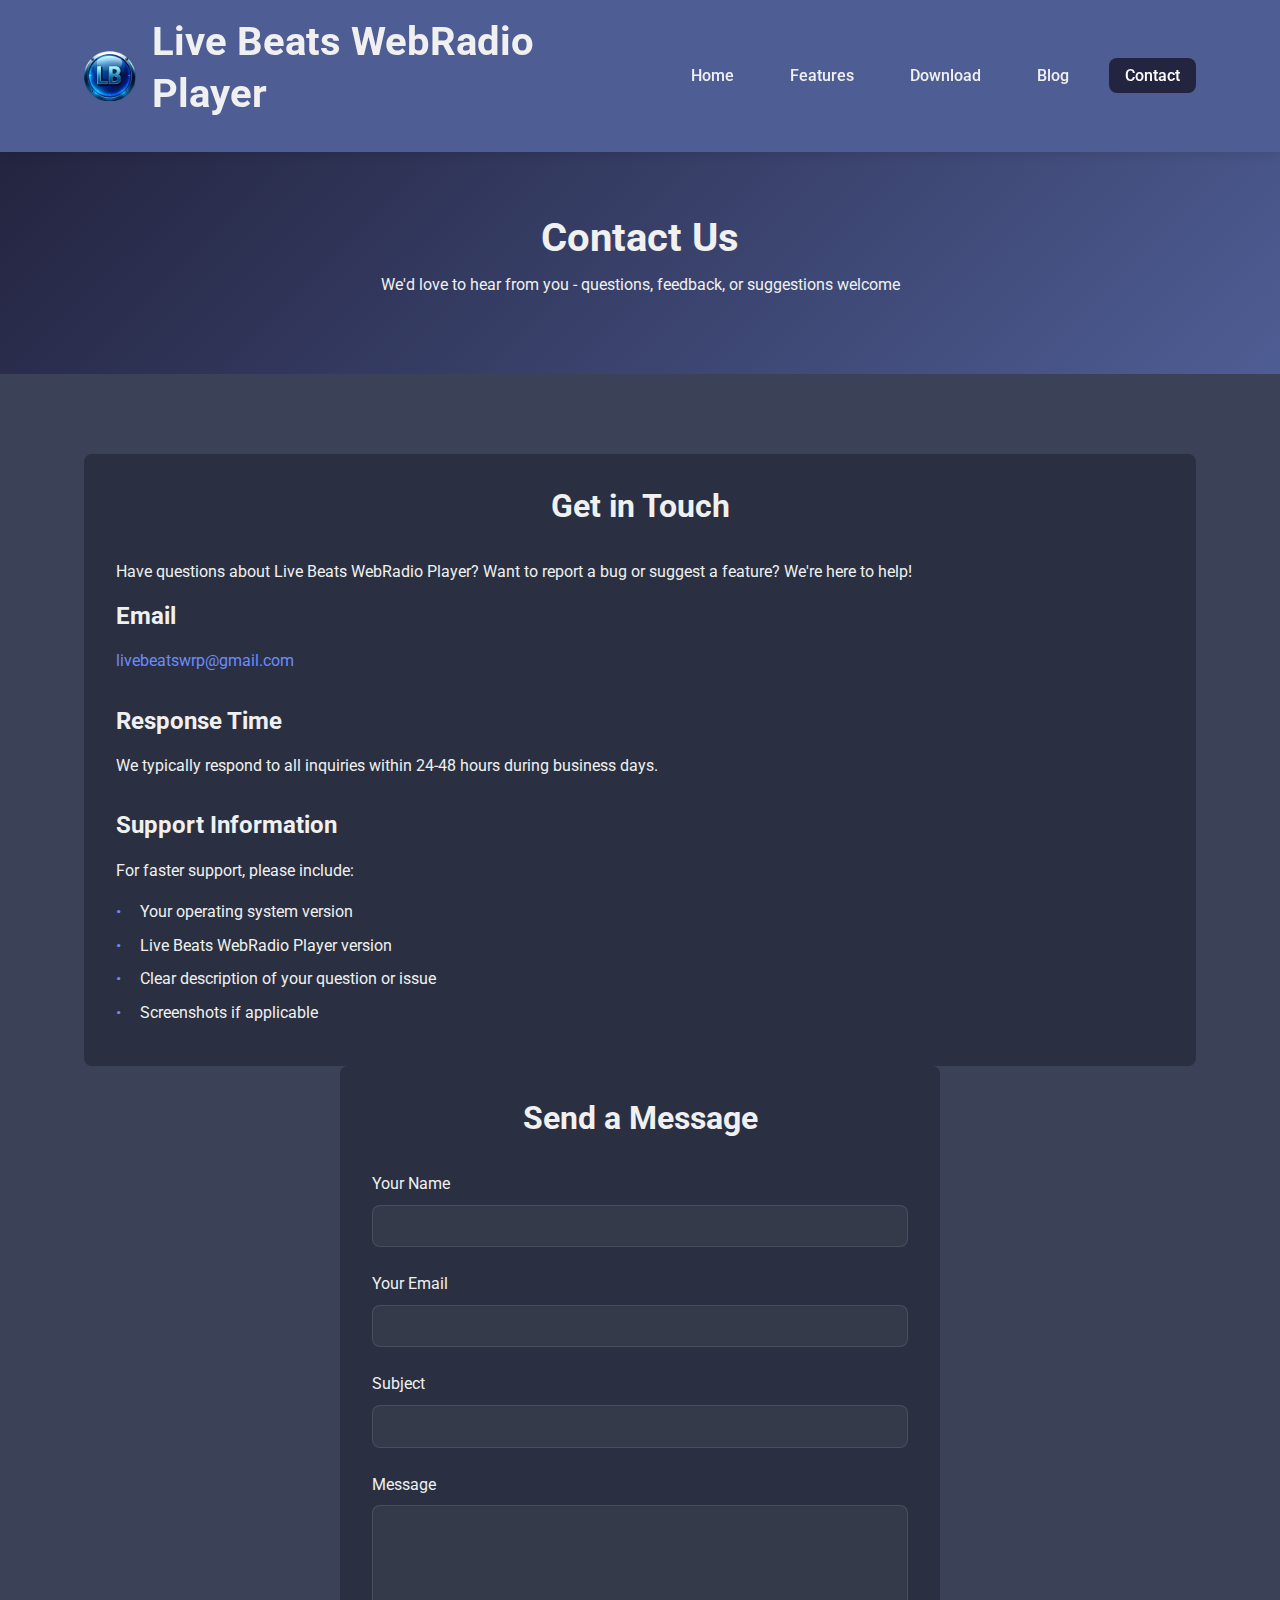
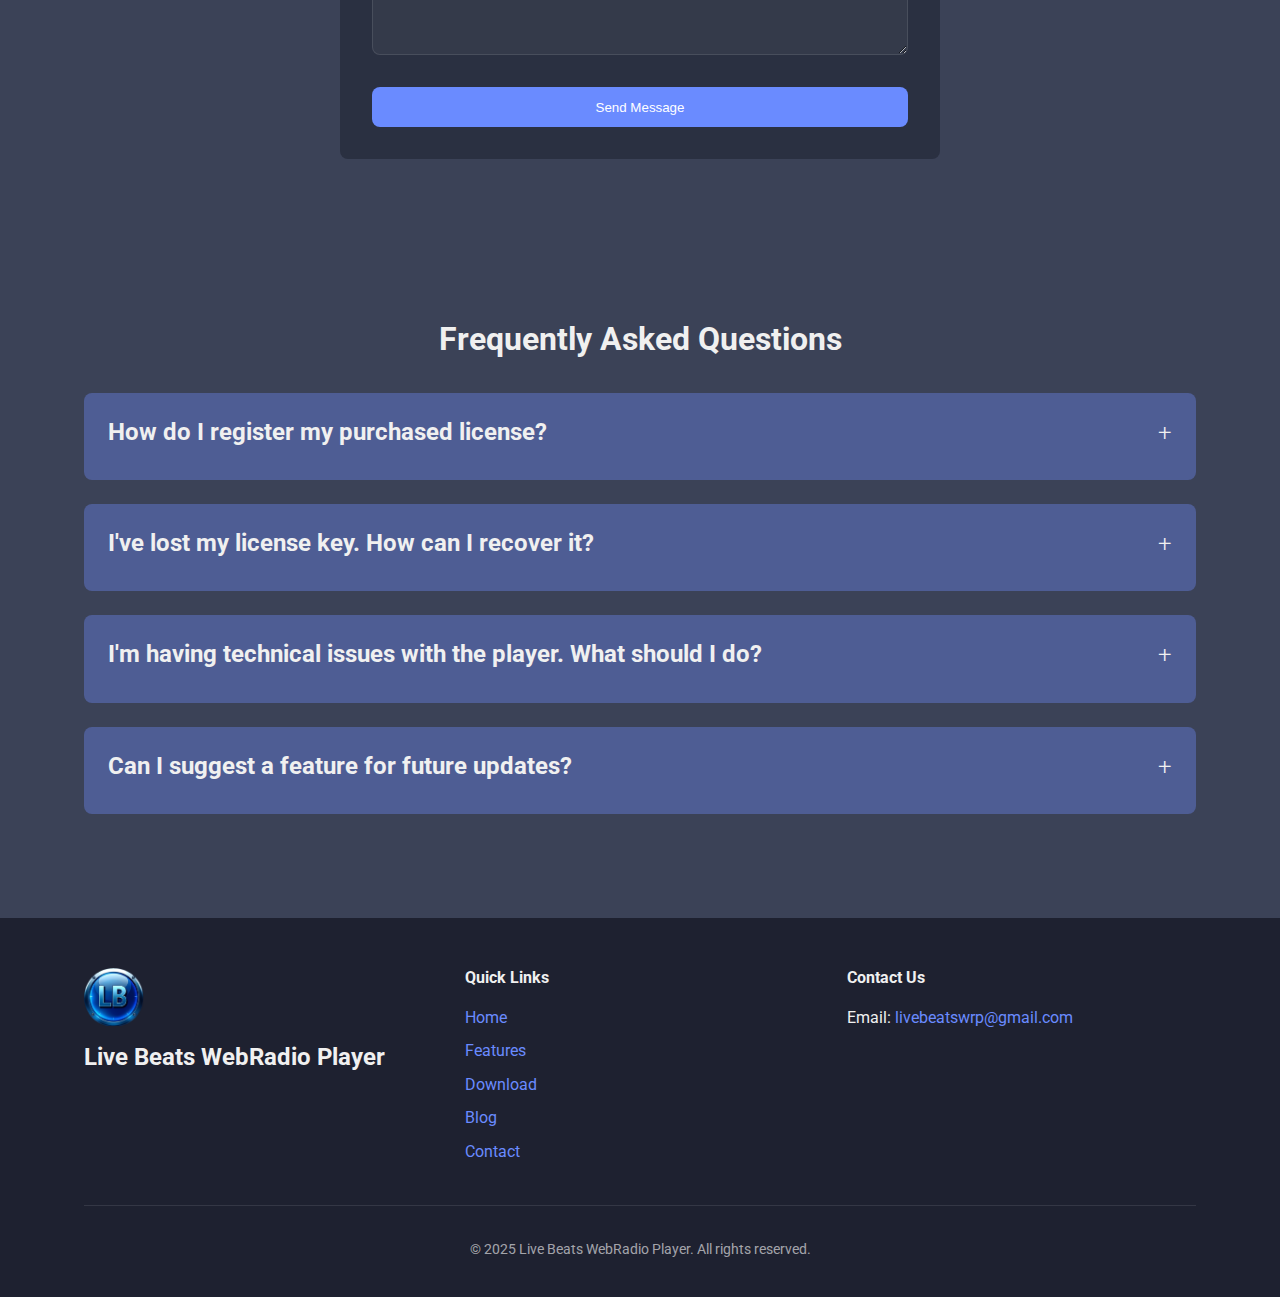
<file: contact.html>
<!DOCTYPE html>
<html lang="en">
<head>
    <meta charset="UTF-8">
    <meta name="viewport" content="width=device-width, initial-scale=1.0">
    <title>Contact - Live Beats WebRadio Player</title>
    <link rel="stylesheet" href="css/style.css">
    <link rel="icon" type="image/png" href="img/icon.png">
    <link rel="preconnect" href="https://fonts.googleapis.com">
    <link rel="preconnect" href="https://fonts.gstatic.com" crossorigin>
    <link href="https://fonts.googleapis.com/css2?family=Roboto:wght@300;400;700&display=swap" rel="stylesheet">
</head>
<body>
    <header>
        <div class="container">
            <div class="logo">
                <img src="img/icon.png" alt="Live Beats WebRadio Player Logo">
                <h1>Live Beats WebRadio Player</h1>
            </div>
            <nav>
                <ul>
                    <li><a href="index.html">Home</a></li>
                    <li><a href="features.html">Features</a></li>
                    <li><a href="download.html">Download</a></li>
                    <li><a href="blog.html">Blog</a></li>
                    <li><a href="contact.html" class="active">Contact</a></li>
                </ul>
            </nav>
        </div>
    </header>

    <section class="page-header">
        <div class="container">
            <h1>Contact Us</h1>
            <p>We'd love to hear from you - questions, feedback, or suggestions welcome</p>
        </div>
    </section>

    <section class="contact-content">
        <div class="container">
            <div class="contact-info">
                <h2>Get in Touch</h2>
                <p>Have questions about Live Beats WebRadio Player? Want to report a bug or suggest a feature? We're here to help!</p>
                
                <div class="contact-method">
                    <h3>Email</h3>
                    <p><a href="mailto:livebeatswrp@gmail.com">livebeatswrp@gmail.com</a></p>
                </div>
                
                <div class="response-time">
                    <h3>Response Time</h3>
                    <p>We typically respond to all inquiries within 24-48 hours during business days.</p>
                </div>
                
                <div class="contact-support">
                    <h3>Support Information</h3>
                    <p>For faster support, please include:</p>
                    <ul>
                        <li>Your operating system version</li>
                        <li>Live Beats WebRadio Player version</li>
                        <li>Clear description of your question or issue</li>
                        <li>Screenshots if applicable</li>
                    </ul>
                </div>
            </div>

            <div class="contact-form">
                <h2>Send a Message</h2>
                <form id="contactForm" action="#" method="POST">
                    <div class="form-group">
                        <label for="name">Your Name</label>
                        <input type="text" id="name" name="name" required>
                    </div>
                    
                    <div class="form-group">
                        <label for="email">Your Email</label>
                        <input type="email" id="email" name="email" required>
                    </div>
                    
                    <div class="form-group">
                        <label for="subject">Subject</label>
                        <input type="text" id="subject" name="subject" required>
                    </div>
                    
                    <div class="form-group">
                        <label for="message">Message</label>
                        <textarea id="message" name="message" required></textarea>
                    </div>
                    
                    <button type="submit" class="btn btn-primary">Send Message</button>
                </form>
            </div>
        </div>
    </section>

    <section class="faq-brief">
        <div class="container">
            <h2>Frequently Asked Questions</h2>
            <div class="faq-item">
                <h3>How do I register my purchased license?</h3>
                <p>Open the application, click on the "Register" button in the settings panel, and enter the license key that was sent to your email after purchase.</p>
            </div>
            <div class="faq-item">
                <h3>I've lost my license key. How can I recover it?</h3>
                <p>Please contact us at <a href="mailto:livebeatswrp@gmail.com">livebeatswrp@gmail.com</a> with your purchase information, and we'll help you recover your license key.</p>
            </div>
            <div class="faq-item">
                <h3>I'm having technical issues with the player. What should I do?</h3>
                <p>Most issues can be resolved by restarting the application or your computer. If problems persist, please contact us with detailed information about the issue.</p>
            </div>
            <div class="faq-item">
                <h3>Can I suggest a feature for future updates?</h3>
                <p>Absolutely! We welcome feature suggestions and consider them for future updates. Please send your ideas through our contact form.</p>
            </div>
        </div>
    </section>

    <footer>
        <div class="container">
            <div class="footer-content">
                <div class="footer-logo">
                    <img src="img/icon.png" alt="Live Beats WebRadio Player Logo">
                    <h3>Live Beats WebRadio Player</h3>
                </div>
                <div class="footer-links">
                    <h4>Quick Links</h4>
                    <ul>
                        <li><a href="index.html">Home</a></li>
                        <li><a href="features.html">Features</a></li>
                        <li><a href="download.html">Download</a></li>
                        <li><a href="blog.html">Blog</a></li>
                        <li><a href="contact.html">Contact</a></li>
                    </ul>
                </div>
                <div class="footer-contact">
                    <h4>Contact Us</h4>
                    <p>Email: <a href="mailto:livebeatswrp@gmail.com">livebeatswrp@gmail.com</a></p>
                </div>
            </div>
            <div class="copyright">
                <p>&copy; 2025 Live Beats WebRadio Player. All rights reserved.</p>
            </div>
        </div>
    </footer>

    <script>
        // Simple form submission handler
        document.getElementById('contactForm').addEventListener('submit', function(e) {
            e.preventDefault();
            // In a real implementation, you would send the form data to a server
            alert('Thank you for your message! We will respond shortly.');
            this.reset();
        });
    </script>
    <script src="js/main.js"></script>
</body>
</html>
</file>
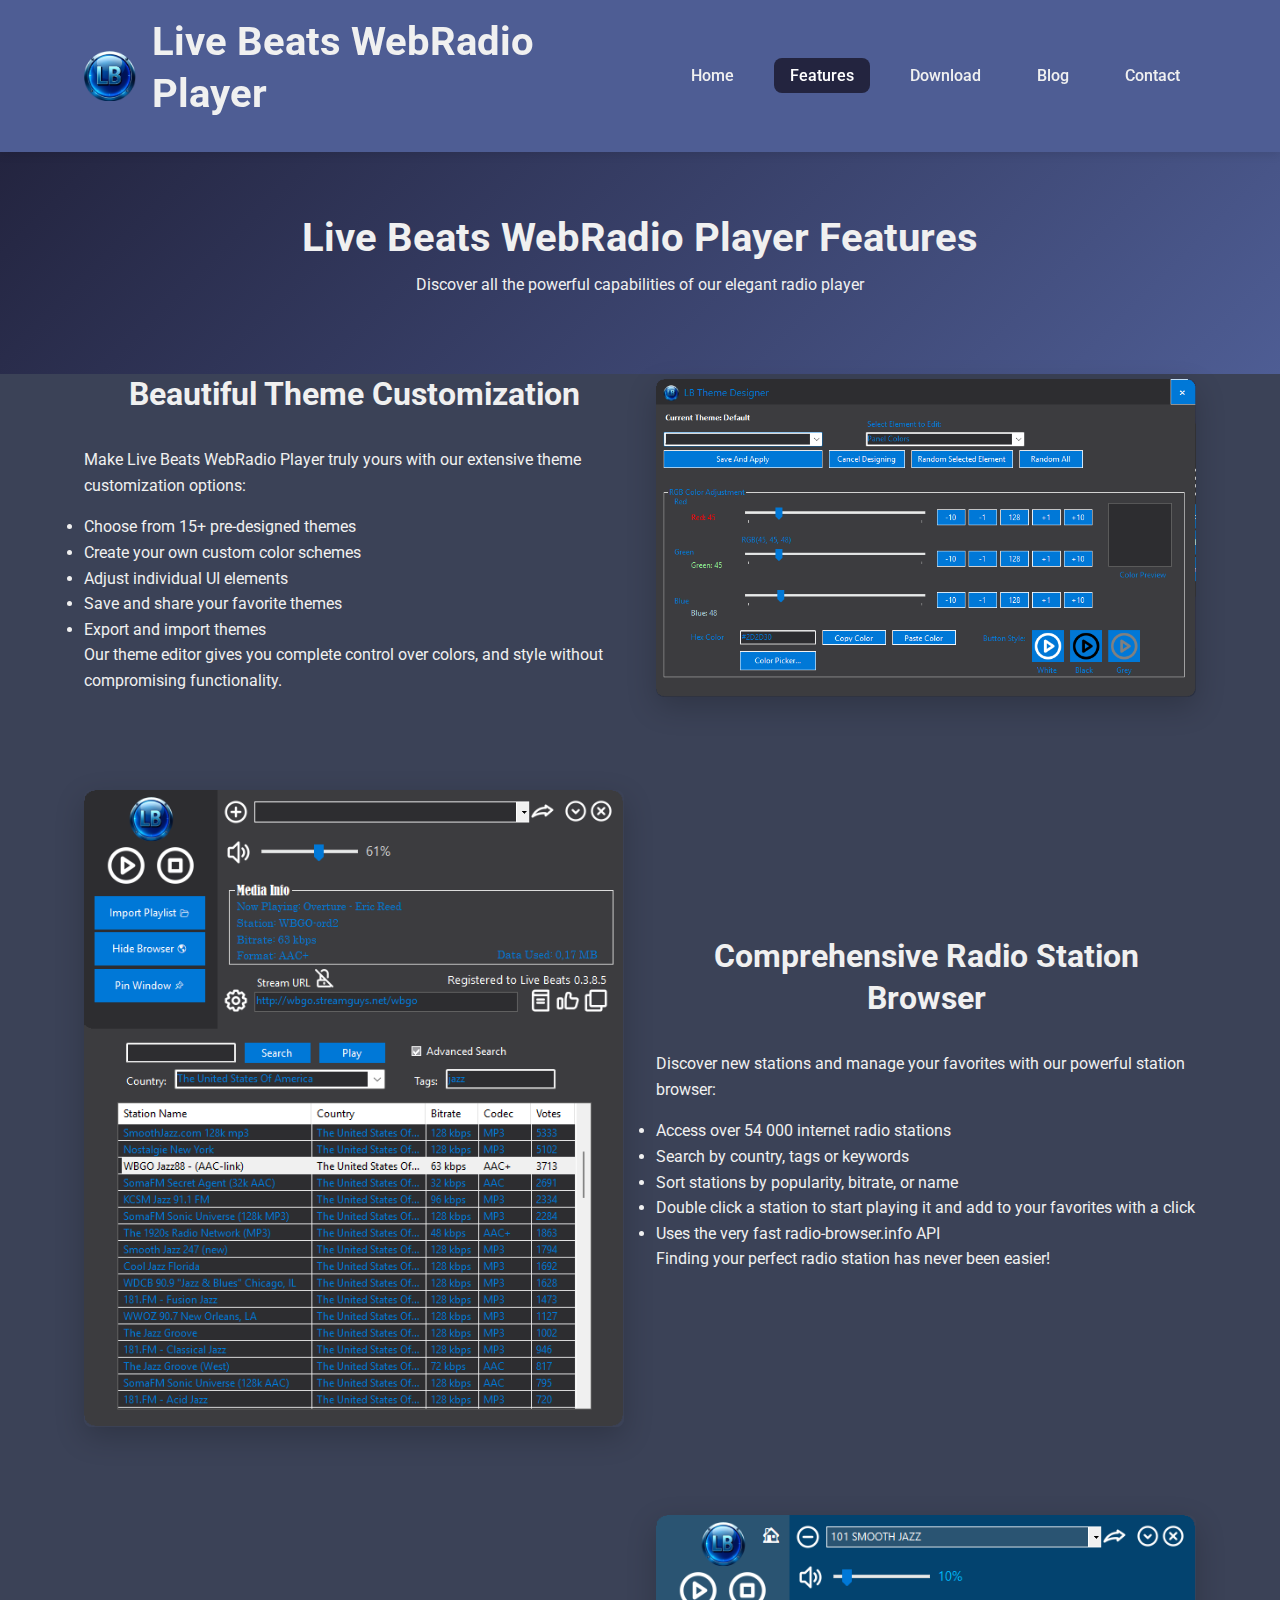
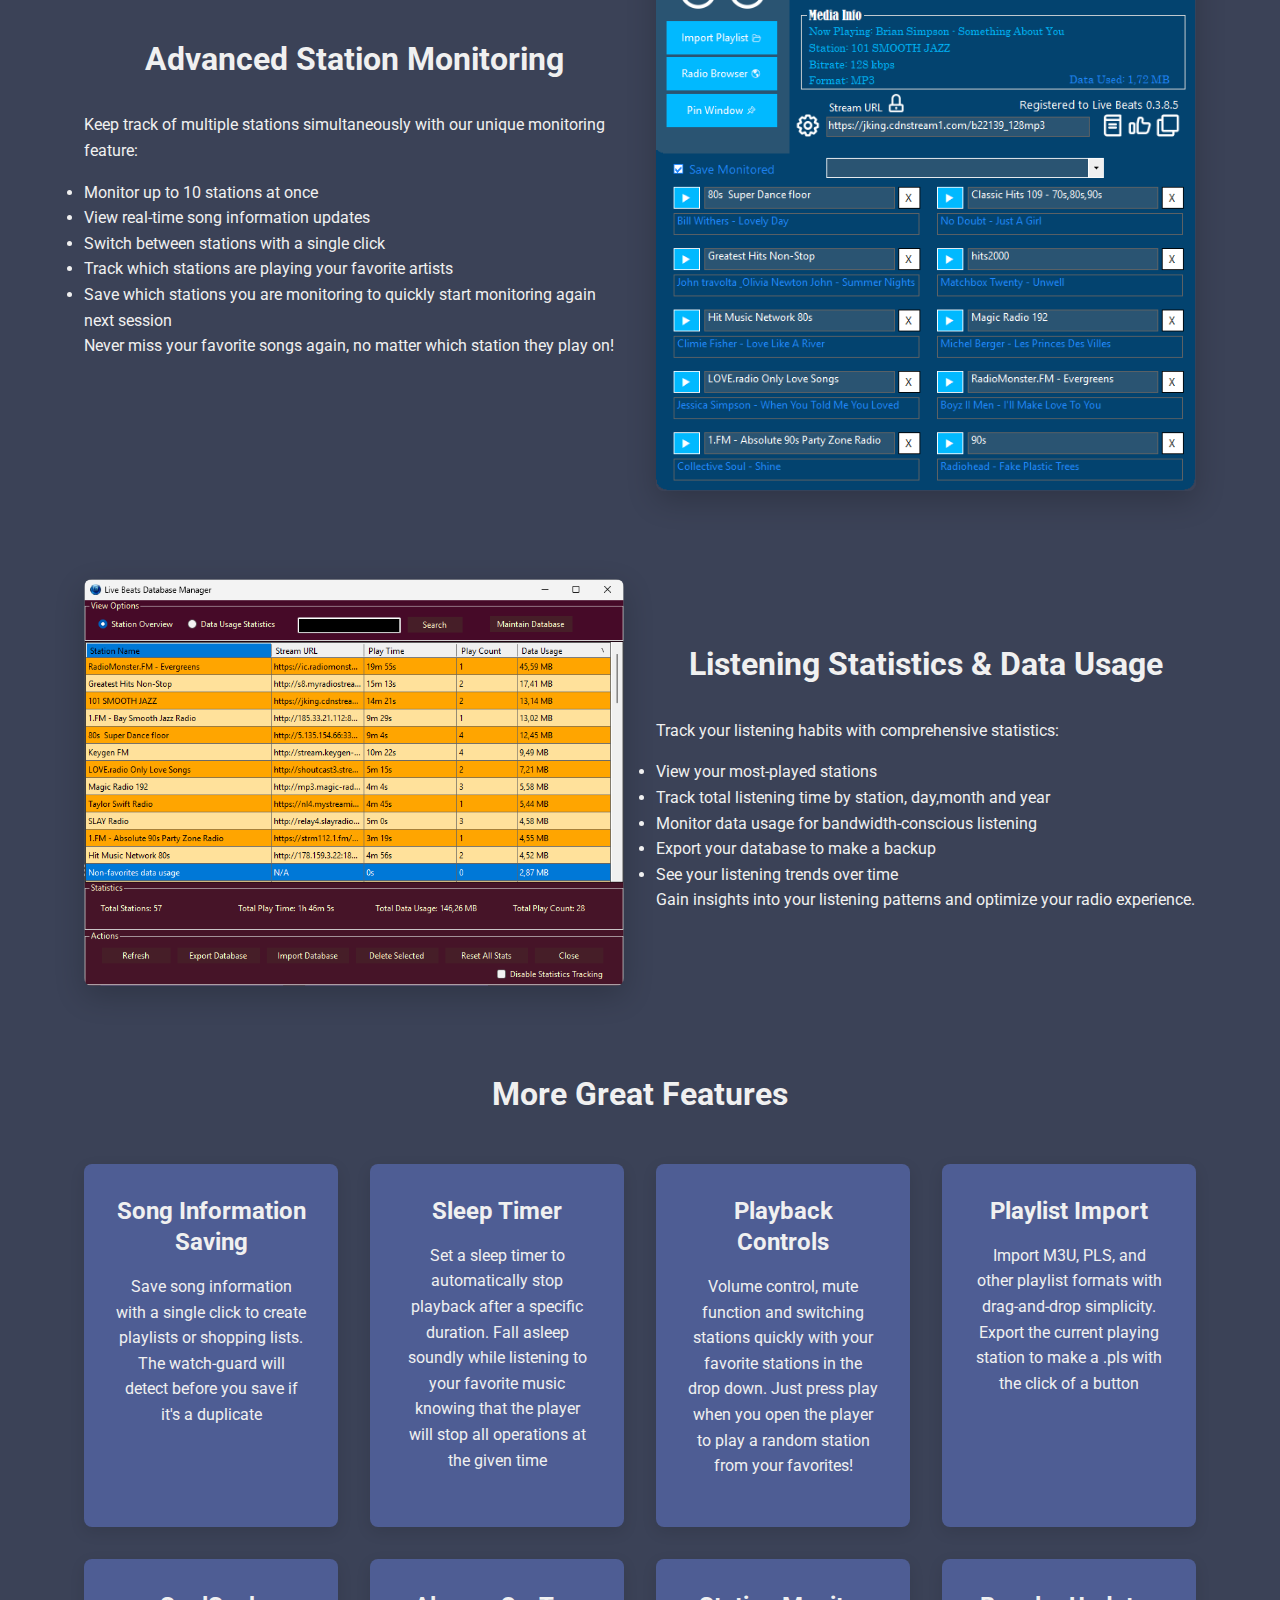
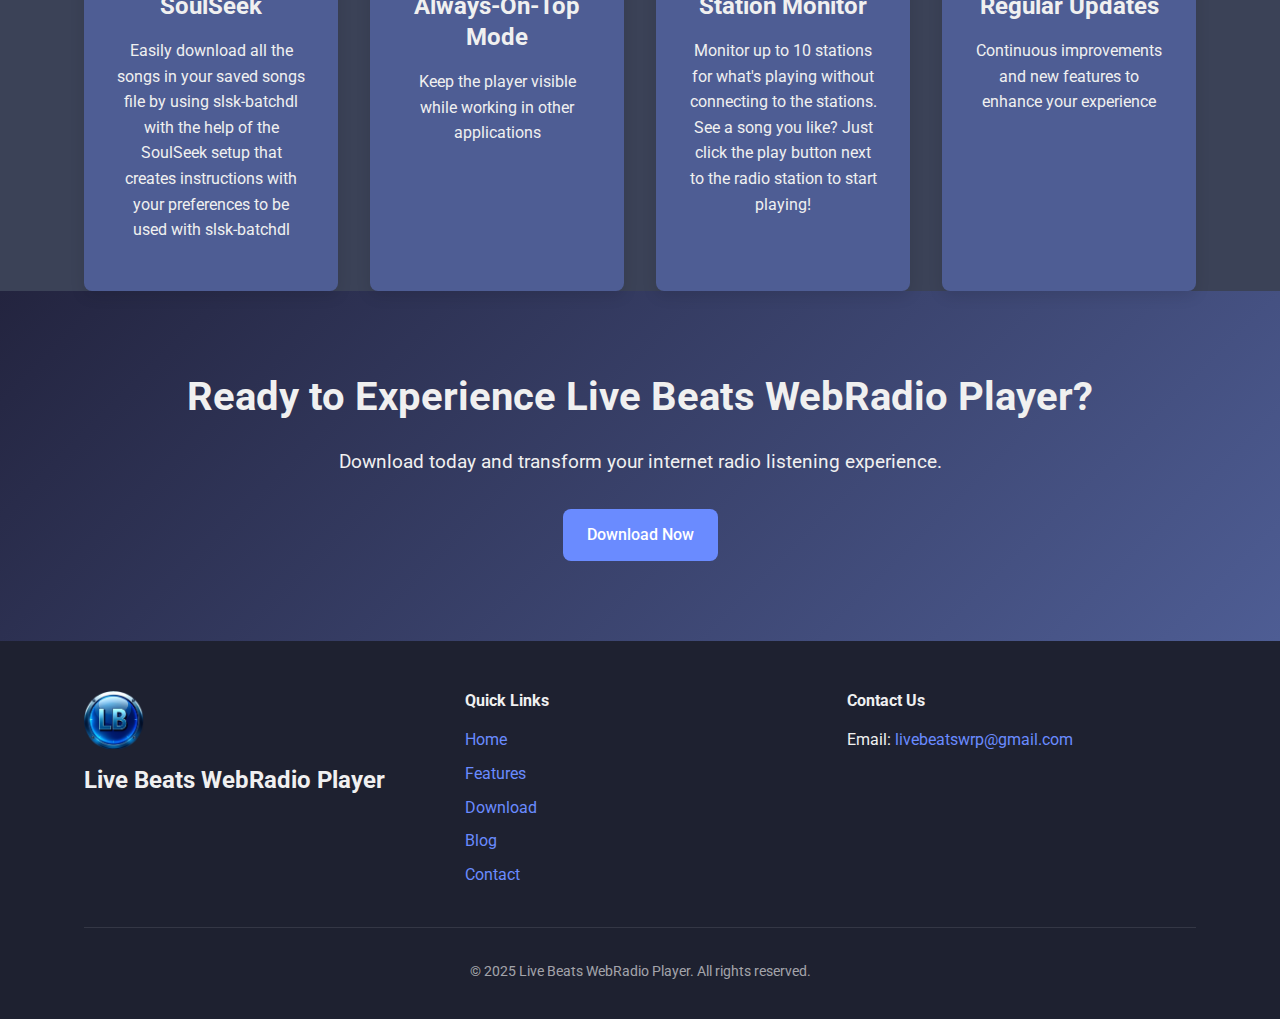
<file: features.html>
<!DOCTYPE html>
<html lang="en">
<head>
    <meta charset="UTF-8">
    <meta name="viewport" content="width=device-width, initial-scale=1.0">
    <title>Features - Live Beats WebRadio Player</title>
    <link rel="stylesheet" href="css/style.css">
    <link rel="icon" type="image/png" href="img/icon.png">
    <link rel="preconnect" href="https://fonts.googleapis.com">
    <link rel="preconnect" href="https://fonts.gstatic.com" crossorigin>
    <link href="https://fonts.googleapis.com/css2?family=Roboto:wght@300;400;700&display=swap" rel="stylesheet">
</head>
<body>
    <header>
        <div class="container">
            <div class="logo">
                <img src="img/icon.png" alt="Live Beats WebRadio Player Logo">
                <h1>Live Beats WebRadio Player</h1>
            </div>
            <nav>
                <ul>
                    <li><a href="index.html">Home</a></li>
                    <li><a href="features.html" class="active">Features</a></li>
                    <li><a href="download.html">Download</a></li>
                    <li><a href="blog.html">Blog</a></li>
                    <li><a href="contact.html">Contact</a></li>
                </ul>
            </nav>
        </div>
    </header>

    <section class="page-header">
        <div class="container">
            <h1>Live Beats WebRadio Player Features</h1>
            <p>Discover all the powerful capabilities of our elegant radio player</p>
        </div>
    </section>

    <section class="features-page">
        <div class="container">
            <div class="feature">
                <div class="feature-text">
                    <h2>Beautiful Theme Customization</h2>
                    <p>Make Live Beats WebRadio Player truly yours with our extensive theme customization options:</p>
                    <ul>
                        <li>Choose from 15+ pre-designed themes</li>
                        <li>Create your own custom color schemes</li>
                        <li>Adjust individual UI elements</li>
                        <li>Save and share your favorite themes</li>
                        <li>Export and import themes</li>
                    </ul>
                    <p>Our theme editor gives you complete control over colors, and style without compromising functionality.</p>
                </div>
                <div class="feature-img">
                    <img src="img/screenshot2.png" alt="Theme Customization">
                </div>
            </div>

            <div class="feature">
                <div class="feature-text">
                    <h2>Comprehensive Radio Station Browser</h2>
                    <p>Discover new stations and manage your favorites with our powerful station browser:</p>
                    <ul>
                        <li>Access over 54 000 internet radio stations</li>
                        <li>Search by country, tags or keywords</li>
                        <li>Sort stations by popularity, bitrate, or name</li>
                        <li>Double click a station to start playing it and add to your favorites with a click</li>
                        <li>Uses the very fast radio-browser.info API</li>
                    </ul>
                    <p>Finding your perfect radio station has never been easier!</p>
                </div>
                <div class="feature-img">
                    <img src="img/screenshot3.png" alt="Station Browser">
                </div>
            </div>

            <div class="feature">
                <div class="feature-text">
                    <h2>Advanced Station Monitoring</h2>
                    <p>Keep track of multiple stations simultaneously with our unique monitoring feature:</p>
                    <ul>
                        <li>Monitor up to 10 stations at once</li>
                        <li>View real-time song information updates</li>
                        <li>Switch between stations with a single click</li>
                        <li>Track which stations are playing your favorite artists</li>
                        <li>Save which stations you are monitoring to quickly start monitoring again next session</li>
                    </ul>
                    <p>Never miss your favorite songs again, no matter which station they play on!</p>
                </div>
                <div class="feature-img">
                    <img src="img/screenshot4.png" alt="Station Monitoring">
                </div>
            </div>

            <div class="feature">
                <div class="feature-text">
                    <h2>Listening Statistics &amp; Data Usage</h2>
                    <p>Track your listening habits with comprehensive statistics:</p>
                    <ul>
                        <li>View your most-played stations</li>
                        <li>Track total listening time by station, day,month and year</li>
                        <li>Monitor data usage for bandwidth-conscious listening</li>
                        <li>Export your database to make a backup</li>
                        <li>See your listening trends over time</li>
                    </ul>
                    <p>Gain insights into your listening patterns and optimize your radio experience.</p>
                </div>
                <div class="feature-img">
                    <img src="img/screenshot5.png" alt="Statistics Tracking">
                </div>
            </div>

            <div class="other-features">
                <h2>More Great Features</h2>
                <div class="features-grid">
                    <div class="feature-card">
                        <h3>Song Information Saving</h3>
                        <p>Save song information with a single click to create playlists or shopping lists. The watch-guard will detect before you save if it's a duplicate</p>
                    </div>
                    <div class="feature-card">
                        <h3>Sleep Timer</h3>
                        <p>Set a sleep timer to automatically stop playback after a specific duration. Fall asleep soundly while listening to your favorite music knowing that the player will stop all operations at the given time</p>
                    </div>
                    <div class="feature-card">
                        <h3>Playback Controls</h3>
                        <p>Volume control, mute function and switching stations quickly with your favorite stations in the drop down. Just press play when you open the player to play a random station from your favorites! </p>
                    </div>
                    <div class="feature-card">
                        <h3>Playlist Import</h3>
                        <p>Import M3U, PLS, and other playlist formats with drag-and-drop simplicity. Export the current playing station to make a .pls with the click of a button</p>
                    </div>
                    <div class="feature-card">
                        <h3>SoulSeek</h3>
                        <p>Easily download all the songs in your saved songs file by using slsk-batchdl with the help of the SoulSeek setup that creates instructions with your preferences to be used with slsk-batchdl </p>
                    </div>
                    <div class="feature-card">
                        <h3>Always-On-Top Mode</h3>
                        <p>Keep the player visible while working in other applications</p>
                    </div>
                    <div class="feature-card">
                        <h3>Station Monitor</h3>
                        <p>Monitor up to 10 stations for what's playing without connecting to the stations. See a song you like? Just click the play button next to the radio station to start playing!</p>
                    </div>
                    <div class="feature-card">
                        <h3>Regular Updates</h3>
                        <p>Continuous improvements and new features to enhance your experience</p>
                    </div>
                </div>
            </div>
        </div>
    </section>

    <section class="cta">
        <div class="container">
            <h2>Ready to Experience Live Beats WebRadio Player?</h2>
            <p>Download today and transform your internet radio listening experience.</p>
            <a href="download.html" class="btn btn-primary">Download Now</a>
        </div>
    </section>

    <footer>
        <div class="container">
            <div class="footer-content">
                <div class="footer-logo">
                    <img src="img/icon.png" alt="Live Beats WebRadio Player Logo">
                    <h3>Live Beats WebRadio Player</h3>
                </div>
                <div class="footer-links">
                    <h4>Quick Links</h4>
                    <ul>
                        <li><a href="index.html">Home</a></li>
                        <li><a href="features.html">Features</a></li>
                        <li><a href="download.html">Download</a></li>
                        <li><a href="blog.html">Blog</a></li>
                        <li><a href="contact.html">Contact</a></li>
                    </ul>
                </div>
                <div class="footer-contact">
                    <h4>Contact Us</h4>
                    <p>Email: <a href="mailto:livebeatswrp@gmail.com">livebeatswrp@gmail.com</a></p>
                </div>
            </div>
            <div class="copyright">
                <p>&copy; 2025 Live Beats WebRadio Player. All rights reserved.</p>
            </div>
        </div>
    </footer>

    <script src="js/main.js"></script>
</body>
</html>
</file>
<file: css/style.css>
/* Main Styles - Based on Live Beats WebRadio Player default theme */
:root {
    --primary-color: #4E5D94;        /* Panel color from theme */
    --secondary-color: #23243F;      /* Button color from theme */
    --background-color: #3B4257;     /* Background color */
    --accent-color: #6A8BFF;         /* Accent color for highlights */
    --text-color: #f0f0f0;           /* Light text color */
    --text-dark: #333333;            /* Dark text for contrast areas */
    --card-bg: #2A3041;              /* Darker background for cards */
    --footer-bg: #1E2130;            /* Very dark background for footer */
    --border-radius: 8px;            /* Matching the app's rounded corners */
}

* {
    margin: 0;
    padding: 0;
    box-sizing: border-box;
}

body {
    font-family: 'Roboto', sans-serif;
    line-height: 1.6;
    color: var(--text-color);
    background-color: var(--background-color);
}

.container {
    width: 90%;
    max-width: 1200px;
    margin: 0 auto;
    padding: 0 20px;
}

/* Typography */
h1, h2, h3, h4 {
    margin-bottom: 1rem;
    line-height: 1.3;
}

h1 {
    font-size: 2.5rem;
}

h2 {
    font-size: 2rem;
    text-align: center;
    margin-bottom: 2rem;
}

h3 {
    font-size: 1.5rem;
}

p {
    margin-bottom: 1rem;
}

a {
    color: var(--accent-color);
    text-decoration: none;
    transition: all 0.3s ease;
}

a:hover {
    color: #fff;
}

/* Header */
header {
    background-color: var(--primary-color);
    padding: 1rem 0;
    box-shadow: 0 2px 10px rgba(0, 0, 0, 0.1);
    position: sticky;
    top: 0;
    z-index: 100;
}

.logo {
    display: flex;
    align-items: center;
}

.logo img {
    height: 50px;
    margin-right: 1rem;
}

header .container {
    display: flex;
    justify-content: space-between;
    align-items: center;
}

nav ul {
    display: flex;
    list-style: none;
}

nav ul li {
    margin-left: 1.5rem;
}

nav ul li a {
    color: var(--text-color);
    font-weight: 500;
    padding: 0.5rem 1rem;
    border-radius: var(--border-radius);
}

nav ul li a:hover, nav ul li a.active {
    background-color: var(--secondary-color);
    color: white;
}

/* Buttons */
.btn {
    display: inline-block;
    padding: 0.8rem 1.5rem;
    background-color: var(--secondary-color);
    color: white;
    border-radius: var(--border-radius);
    font-weight: 500;
    text-align: center;
    cursor: pointer;
    transition: all 0.3s ease;
    border: none;
}

.btn:hover {
    transform: translateY(-3px);
    box-shadow: 0 4px 15px rgba(0, 0, 0, 0.2);
}

.btn-primary {
    background-color: var(--accent-color);
}

.btn-secondary {
    background-color: var(--secondary-color);
}

/* Hero Section */
.hero {
    padding: 80px 0;
    background: linear-gradient(135deg, var(--background-color) 0%, var(--secondary-color) 100%);
}

.hero .container {
    display: flex;
    align-items: center;
    justify-content: space-between;
}

.hero-content {
    flex: 1;
    padding-right: 2rem;
}

.hero-content h2 {
    font-size: 3rem;
    font-weight: 700;
    margin-bottom: 1.5rem;
    text-align: left;
}

.hero-content p {
    font-size: 1.2rem;
    margin-bottom: 2rem;
    max-width: 600px;
}

.cta-buttons {
    display: flex;
    gap: 1rem;
}

.hero-image {
    flex: 1;
}

.hero-image img {
    width: 100%;
    max-width: 600px;
    border-radius: var(--border-radius);
    box-shadow: 0 10px 30px rgba(0, 0, 0, 0.3);
}

/* Features Section */
.features-highlight {
    padding: 80px 0;
    background-color: var(--card-bg);
}

.features-grid {
    display: grid;
    grid-template-columns: repeat(auto-fit, minmax(250px, 1fr));
    gap: 2rem;
    margin-top: 3rem;
}

.feature-card {
    background-color: var(--primary-color);
    padding: 2rem;
    border-radius: var(--border-radius);
    text-align: center;
    transition: transform 0.3s ease;
    box-shadow: 0 5px 15px rgba(0, 0, 0, 0.1);
}

.feature-card:hover {
    transform: translateY(-10px);
}

.feature-card img {
    width: 80px;
    height: 80px;
    margin-bottom: 1.5rem;
}

/* Testimonials */
.testimonials {
    padding: 80px 0;
    background-color: var(--background-color);
}

.testimonials-grid {
    display: grid;
    grid-template-columns: repeat(auto-fit, minmax(300px, 1fr));
    gap: 2rem;
}

.testimonial {
    background-color: var(--card-bg);
    padding: 2rem;
    border-radius: var(--border-radius);
    box-shadow: 0 5px 15px rgba(0, 0, 0, 0.1);
}

.testimonial p {
    font-style: italic;
    margin-bottom: 1rem;
}

.user {
    font-weight: 500;
    color: var(--accent-color);
}

/* CTA Section */
.cta {
    padding: 80px 0;
    text-align: center;
    background: linear-gradient(135deg, var(--secondary-color) 0%, var(--primary-color) 100%);
}

.cta h2 {
    font-size: 2.5rem;
    margin-bottom: 1.5rem;
}

.cta p {
    font-size: 1.2rem;
    margin-bottom: 2rem;
    max-width: 700px;
    margin-left: auto;
    margin-right: auto;
}

/* Latest Posts */
.latest-posts {
    padding: 80px 0;
    background-color: var(--card-bg);
}

.posts-grid {
    display: grid;
    grid-template-columns: repeat(auto-fit, minmax(300px, 1fr));
    gap: 2rem;
}

.post {
    background-color: var(--primary-color);
    padding: 2rem;
    border-radius: var(--border-radius);
    transition: transform 0.3s ease;
    box-shadow: 0 5px 15px rgba(0, 0, 0, 0.1);
}

.post:hover {
    transform: translateY(-5px);
}

.post h3 {
    font-size: 1.3rem;
    margin-bottom: 0.5rem;
}

.date {
    color: var(--accent-color);
    font-size: 0.9rem;
    margin-bottom: 1rem;
}

.read-more {
    display: inline-block;
    margin-top: 1rem;
    font-weight: 500;
}

/* Footer */
footer {
    background-color: var(--footer-bg);
    padding: 50px 0 20px;
}

.footer-content {
    display: grid;
    grid-template-columns: repeat(auto-fit, minmax(200px, 1fr));
    gap: 2rem;
    margin-bottom: 2rem;
}

.footer-logo {
    display: flex;
    flex-direction: column;
    align-items: flex-start;
}

.footer-logo img {
    width: 60px;
    margin-bottom: 1rem;
}

.footer-links ul {
    list-style: none;
}

.footer-links ul li {
    margin-bottom: 0.5rem;
}

.footer-contact p {
    margin-bottom: 0.5rem;
}

.copyright {
    text-align: center;
    padding-top: 2rem;
    border-top: 1px solid rgba(255, 255, 255, 0.1);
    font-size: 0.9rem;
    color: rgba(255, 255, 255, 0.6);
}

/* Features Page Specific */
.features-page .feature {
    display: flex;
    align-items: center;
    margin-bottom: 5rem;
    gap: 2rem;
}

.features-page .feature:nth-child(even) {
    flex-direction: row-reverse;
}

.feature-text {
    flex: 1;
}

.feature-img {
    flex: 1;
}

.feature-img img {
    width: 100%;
    border-radius: var(--border-radius);
    box-shadow: 0 10px 30px rgba(0, 0, 0, 0.2);
}

/* Updated Pricing Section Styles */
.pricing-grid {
    display: grid;
    grid-template-columns: repeat(auto-fit, minmax(300px, 1fr));
    gap: 2rem;
    margin-bottom: 3rem;
    max-width: 900px;
    margin: 0 auto 3rem auto;
}

.pricing-card {
    background-color: var(--primary-color);
    border-radius: var(--border-radius);
    padding: 2rem;
    text-align: center;
    box-shadow: 0 10px 30px rgba(0, 0, 0, 0.2);
    transition: transform 0.3s ease;
    display: flex;
    flex-direction: column;
    position: relative;
    height: 100%;
}

.pricing-card:hover {
    transform: translateY(-10px);
}

.pricing-header {
    margin-bottom: 1.5rem;
}

.price {
    font-size: 3rem;
    font-weight: 700;
    color: white;
    margin: 1rem 0;
}

.pricing-features {
    margin: 2rem 0;
    list-style: none;
    text-align: left;
}

.pricing-features li {
    margin-bottom: 0.8rem;
    position: relative;
    padding-left: 1.5rem;
}

.pricing-features li:before {
    content: "✓";
    position: absolute;
    left: 0;
    color: var(--accent-color);
}

.pricing-card .btn {
    margin-top: auto;
}

.limitations {
    text-align: left;
    margin: 0 0 2rem 0;
    padding: 1rem;
    background-color: rgba(0, 0, 0, 0.1);
    border-radius: var(--border-radius);
}

.limitations h4 {
    color: var(--accent-color);
    margin-bottom: 0.5rem;
}

.limitations ul {
    list-style: none;
    margin: 0;
    padding: 0;
}

.limitations li {
    margin-bottom: 0.5rem;
    position: relative;
    padding-left: 1.5rem;
}

.limitations li:before {
    content: "✕";
    position: absolute;
    left: 0;
    color: #ff6b6b;
}

.recommended {
    position: absolute;
    top: -15px;
    right: -15px;
    background-color: var(--accent-color);
    color: white;
    padding: 0.5rem 1rem;
    border-radius: 50px;
    font-size: 0.8rem;
    font-weight: bold;
    box-shadow: 0 3px 10px rgba(0, 0, 0, 0.2);
}

/* Comparison Table */
.table-container {
    overflow-x: auto;
    margin: 2rem 0;
}

.comparison-table {
    width: 100%;
    border-collapse: collapse;
    background-color: var(--card-bg);
    border-radius: var(--border-radius);
    overflow: hidden;
}

.comparison-table th, 
.comparison-table td {
    padding: 1rem;
    text-align: center;
    border-bottom: 1px solid rgba(255, 255, 255, 0.1);
}

.comparison-table th {
    background-color: var(--secondary-color);
    color: white;
    font-weight: 600;
}

.comparison-table th:first-child,
.comparison-table td:first-child {
    text-align: left;
}

.comparison-table tr:nth-child(even) {
    background-color: rgba(0, 0, 0, 0.1);
}

.comparison-table .check {
    color: #4cd964;
    font-weight: bold;
}

.comparison-table .cross {
    color: #ff3b30;
    font-weight: bold;
}

.comparison-table tr:hover {
    background-color: rgba(255, 255, 255, 0.05);
}

/* Blog Page Specific */
.blog-post {
    max-width: 800px;
    margin: 0 auto;
    background-color: var(--card-bg);
    padding: 2rem;
    border-radius: var(--border-radius);
    margin-bottom: 3rem;
}

.blog-meta {
    display: flex;
    align-items: center;
    margin-bottom: 1.5rem;
    color: var(--accent-color);
}

.blog-meta .date {
    margin-bottom: 0;
    margin-right: 1rem;
}

.tag {
    display: inline-block;
    background-color: var(--secondary-color);
    color: white;
    padding: 0.2rem 0.8rem;
    border-radius: 50px;
    font-size: 0.8rem;
}

.blog-image {
    width: 100%;
    border-radius: var(--border-radius);
    margin: 1.5rem 0;
}

/* Contact Page Specific */
.contact-form {
    max-width: 600px;
    margin: 0 auto;
    background-color: var(--card-bg);
    padding: 2rem;
    border-radius: var(--border-radius);
}

.form-group {
    margin-bottom: 1.5rem;
}

label {
    display: block;
    margin-bottom: 0.5rem;
}

input, textarea {
    width: 100%;
    padding: 0.8rem;
    border: 1px solid rgba(255, 255, 255, 0.1);
    border-radius: var(--border-radius);
    background-color: rgba(255, 255, 255, 0.05);
    color: var(--text-color);
    font-family: inherit;
}

textarea {
    min-height: 150px;
    resize: vertical;
}

button[type="submit"] {
    width: 100%;
}

/* Page Header */
.page-header {
    text-align: center;
    padding: 60px 0;
    background: linear-gradient(135deg, var(--secondary-color) 0%, var(--primary-color) 100%);
}

.page-header h1 {
    margin-bottom: 0.5rem;
}

/* System Requirements */
.system-requirements {
    max-width: 800px;
    margin: 3rem auto;
    background-color: var(--card-bg);
    padding: 2rem;
    border-radius: var(--border-radius);
}

.system-requirements h3 {
    text-align: center;
    margin-bottom: 1.5rem;
}

.system-requirements ul {
    list-style: none;
    display: grid;
    grid-template-columns: repeat(auto-fit, minmax(300px, 1fr));
    gap: 1rem;
}

.system-requirements li {
    position: relative;
    padding-left: 1.5rem;
}

.system-requirements li:before {
    content: "•";
    position: absolute;
    left: 0;
    color: var(--accent-color);
}

/* Payment Info */
.payment-info {
    text-align: center;
    padding: 3rem 0;
    background-color: var(--background-color);
}

.payment-methods {
    max-width: 400px;
    margin: 2rem auto;
}

.payment-methods img {
    width: 100%;
    border-radius: var(--border-radius);
}

/* FAQ */
.faq {
    padding: 80px 0;
    background-color: var(--card-bg);
}

.faq-item {
    background-color: var(--primary-color);
    padding: 1.5rem;
    border-radius: var(--border-radius);
    margin-bottom: 1.5rem;
}

.faq-item h3 {
    margin-bottom: 0.5rem;
    cursor: pointer;
    display: flex;
    justify-content: space-between;
    align-items: center;
}

.faq-item h3:after {
    content: "+";
    font-size: 1.5rem;
    font-weight: 300;
}

.faq-item h3.active:after {
    content: "-";
}

/* Contact Content */
.contact-content {
    display: grid;
    grid-template-columns: repeat(auto-fit, minmax(300px, 1fr));
    gap: 2rem;
    padding: 80px 0;
}

.contact-info {
    background-color: var(--card-bg);
    padding: 2rem;
    border-radius: var(--border-radius);
}

.contact-method {
    margin-bottom: 1.5rem;
}

.response-time, .contact-support {
    margin-top: 2rem;
}

.contact-support ul {
    list-style: none;
    margin-top: 0.5rem;
}

.contact-support li {
    margin-bottom: 0.5rem;
    position: relative;
    padding-left: 1.5rem;
}

.contact-support li:before {
    content: "•";
    position: absolute;
    left: 0;
    color: var(--accent-color);
}

.faq-brief {
    padding: 80px 0;
    background-color: var(--background-color);
}

/* Version Comparison */
.version-comparison {
    padding: 80px 0;
    background-color: var(--background-color);
}

/* Animation classes */
.animate-in {
    animation: fadeIn 0.5s ease-out forwards;
}

@keyframes fadeIn {
    0% {
        opacity: 0;
        transform: translateY(20px);
    }
    100% {
        opacity: 1;
        transform: translateY(0);
    }
}

/* Mobile Menu */
.mobile-menu-btn {
    display: none;
    background: none;
    border: none;
    color: white;
    font-size: 1.5rem;
    cursor: pointer;
}

/* Responsive Design */
@media (max-width: 768px) {
    header .container {
        flex-direction: column;
    }
    
    .mobile-menu-btn {
        display: block;
        position: absolute;
        top: 1rem;
        right: 1rem;
    }
    
    nav {
        width: 100%;
        max-height: 0;
        overflow: hidden;
        transition: max-height 0.3s ease;
    }
    
    nav.active {
        max-height: 300px;
    }
    
    nav ul {
        flex-direction: column;
        margin-top: 1rem;
    }
    
    nav ul li {
        margin: 0;
        width: 100%;
        text-align: center;
    }
    
    nav ul li a {
        display: block;
        padding: 0.8rem;
        margin: 0.2rem 0;
    }
    
    .hero .container {
        flex-direction: column;
    }
    
    .hero-content {
        padding-right: 0;
        margin-bottom: 2rem;
    }
    
    .hero-content h2 {
        font-size: 2.2rem;
    }
    
    .features-page .feature {
        flex-direction: column !important;
    }
    
    .feature-text, .feature-img {
        width: 100%;
    }
    
    .pricing-grid {
        grid-template-columns: 1fr;
    }
    
    .pricing-card {
        margin-bottom: 2rem;
    }
    
    .recommended {
        position: static;
        display: inline-block;
        margin-bottom: 1rem;
    }
    
    .contact-content {
        grid-template-columns: 1fr;
    }
}

@media (max-width: 480px) {
    h1 {
        font-size: 2rem;
    }
    
    h2 {
        font-size: 1.5rem;
    }
    
    .hero-content h2 {
        font-size: 1.8rem;
    }
    
    .cta-buttons {
        flex-direction: column;
        gap: 1rem;
    }
    
    .cta-buttons .btn {
        width: 100%;
    }
    
    .footer-content {
        grid-template-columns: 1fr;
    }
}
</file>
